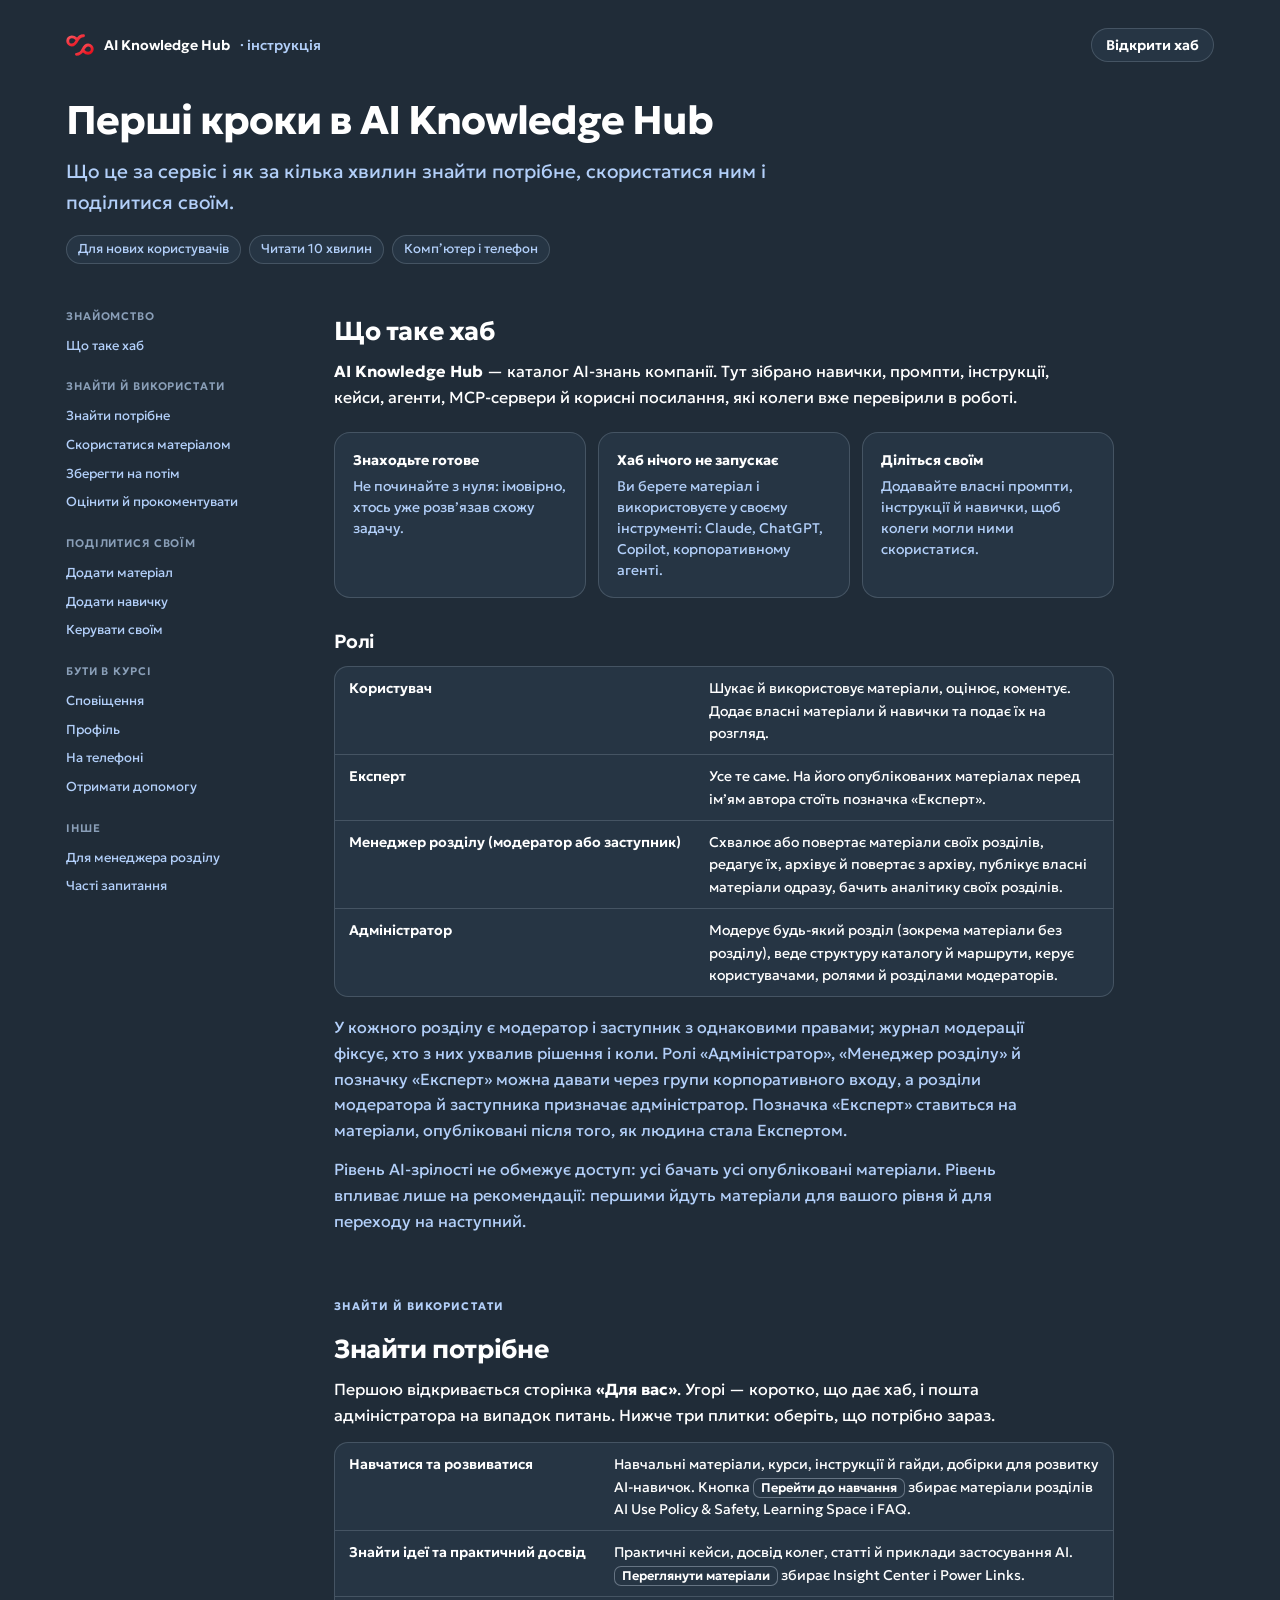
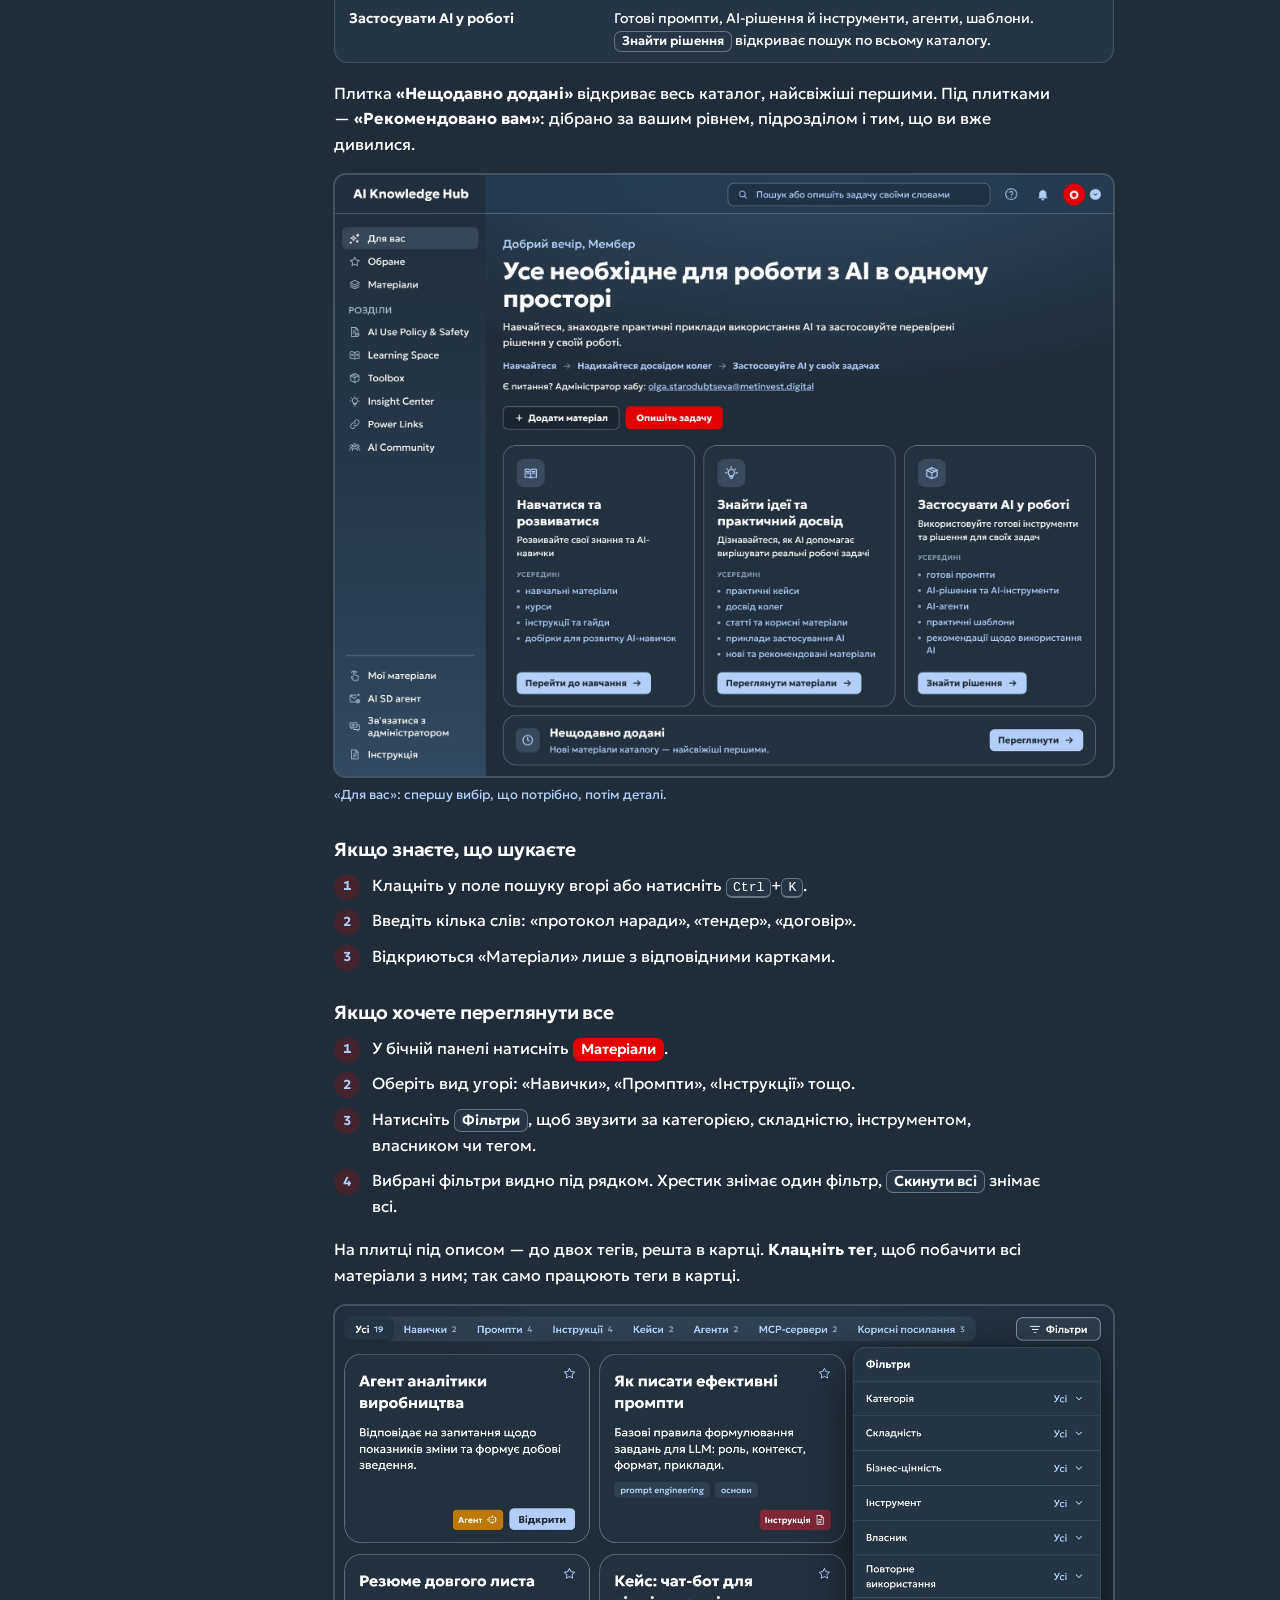
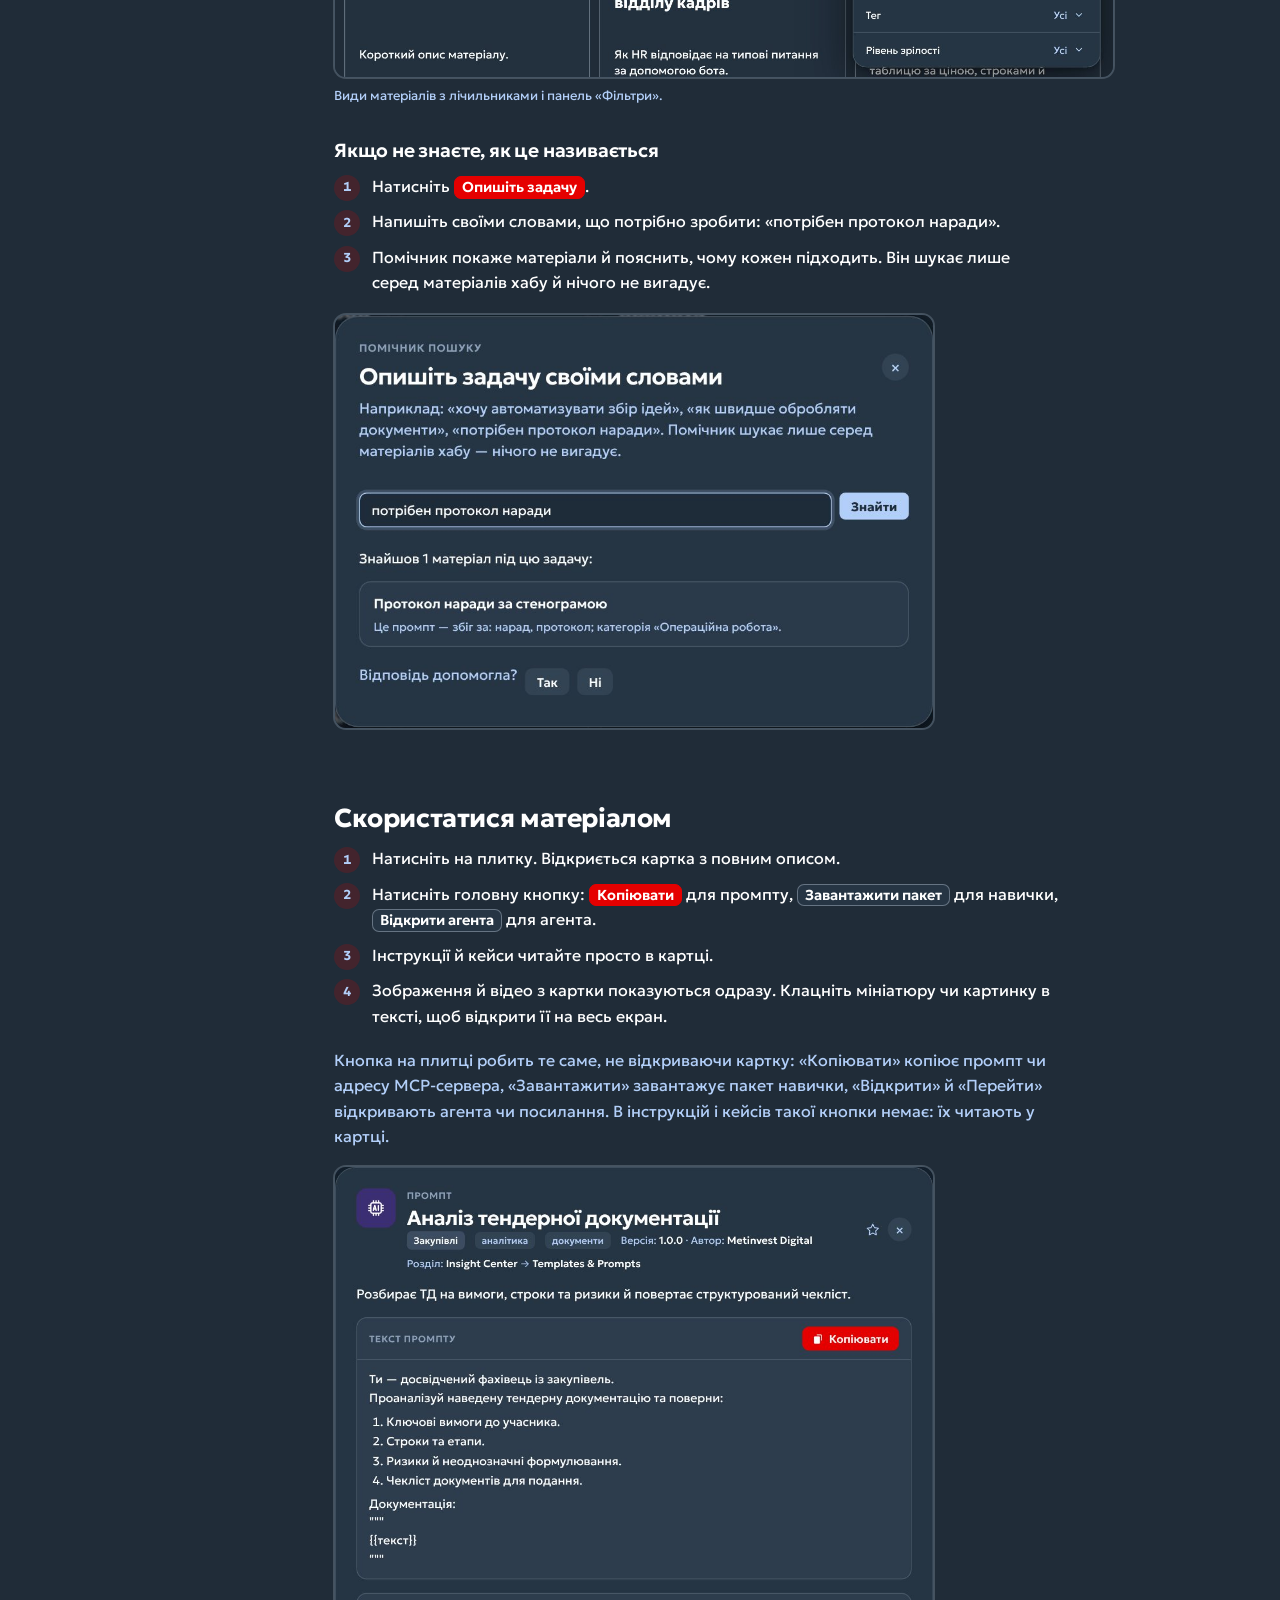
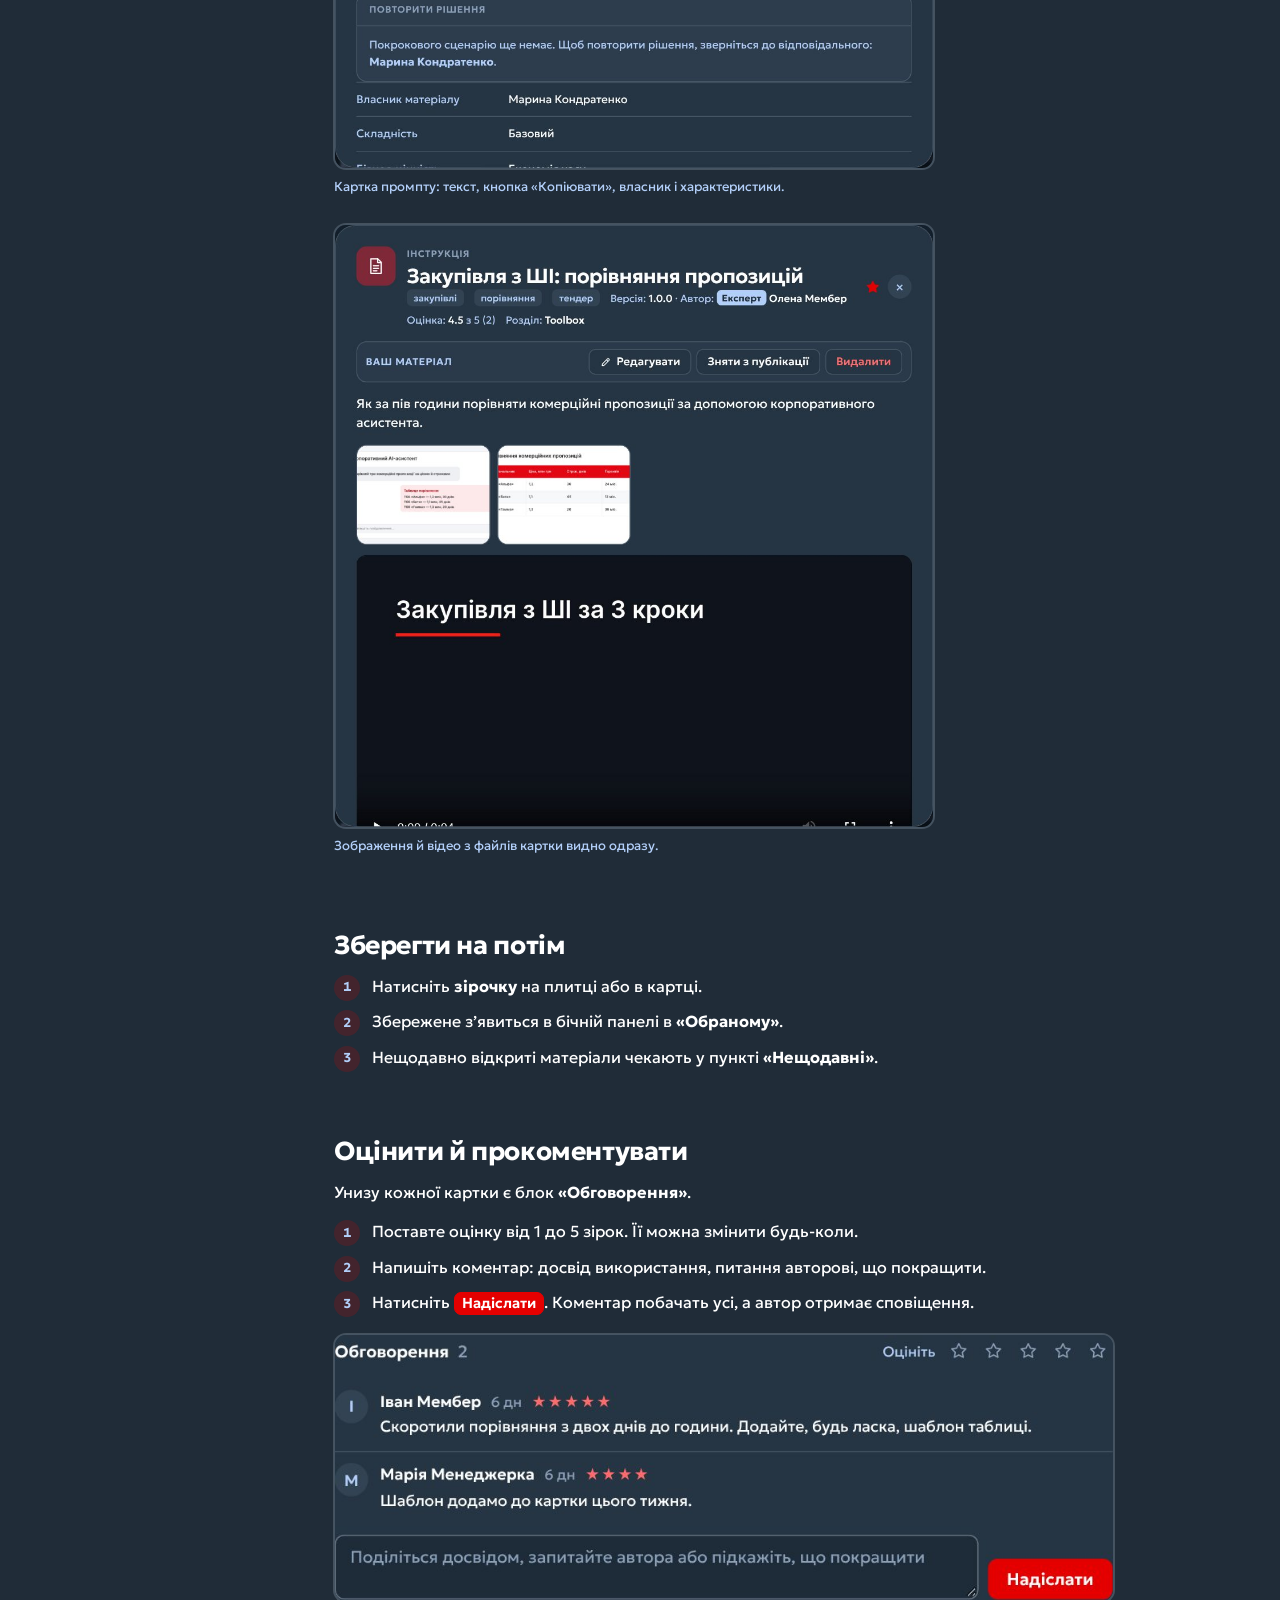
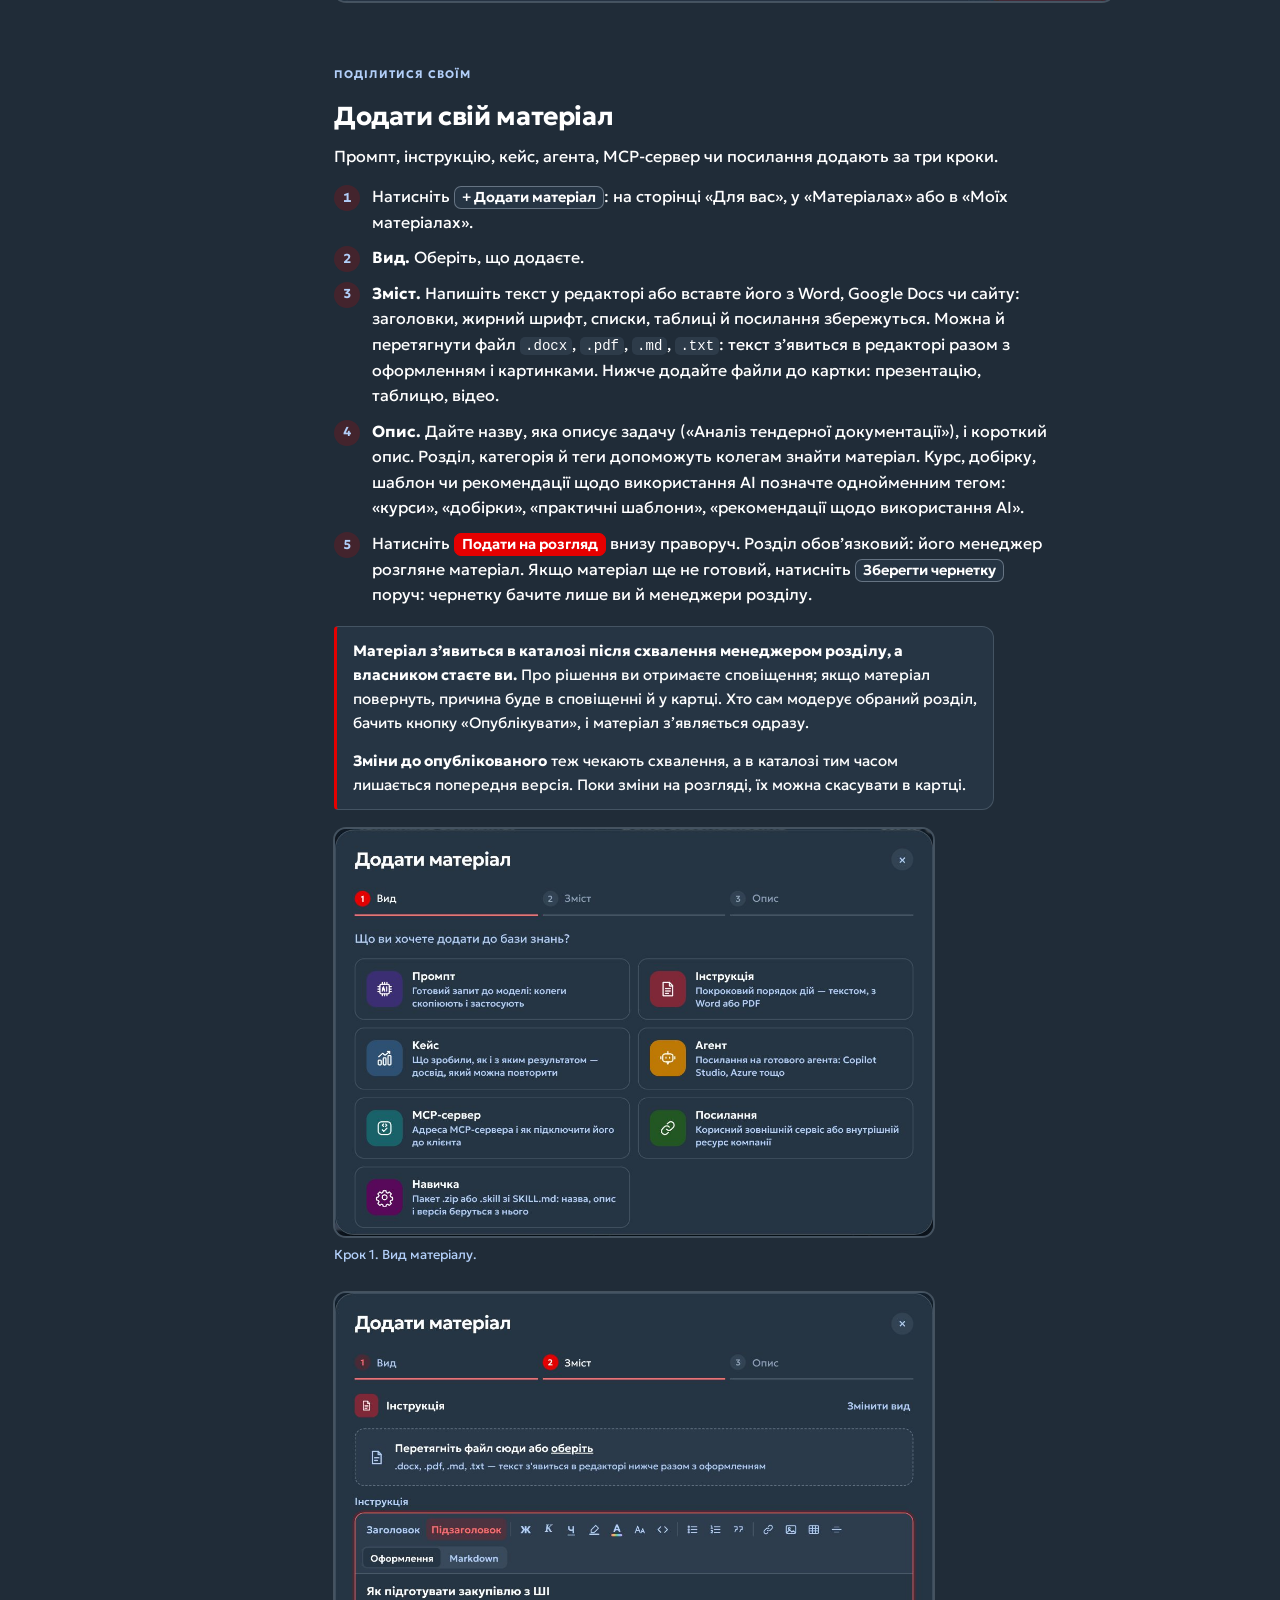
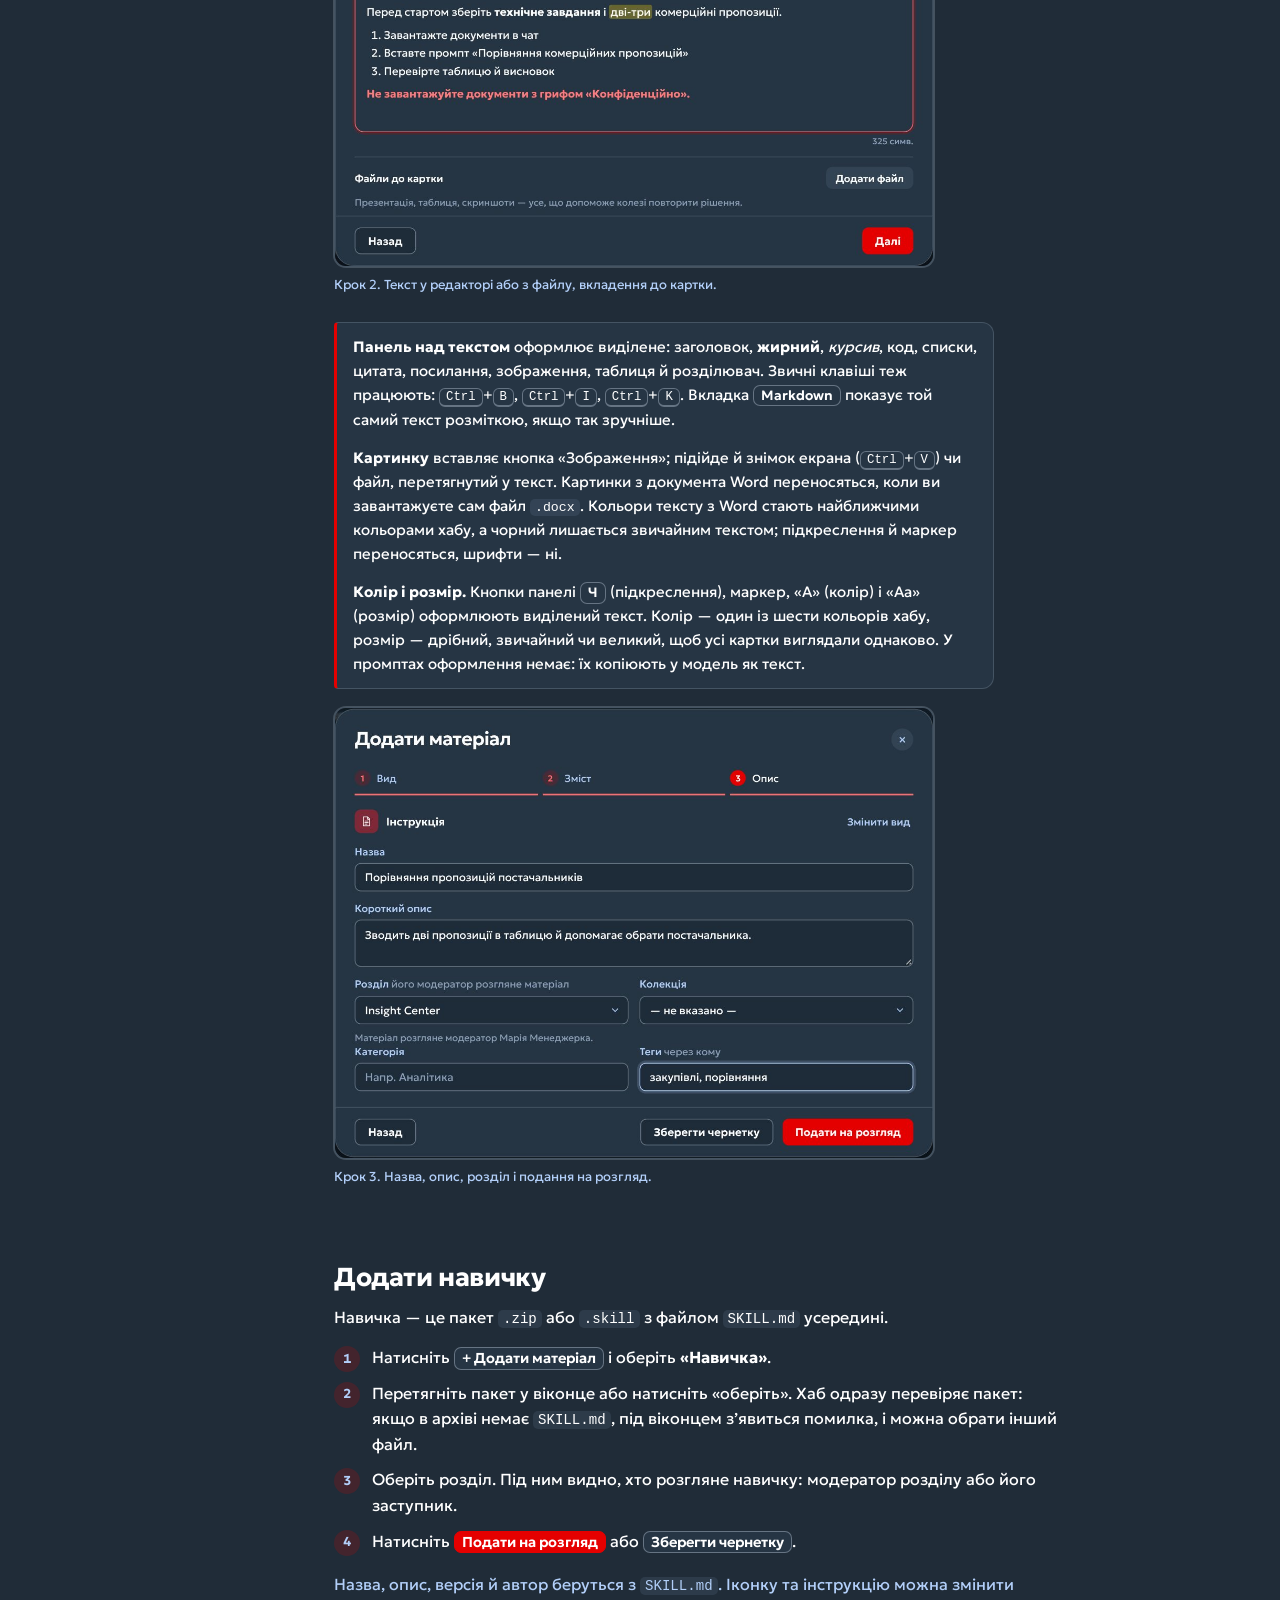
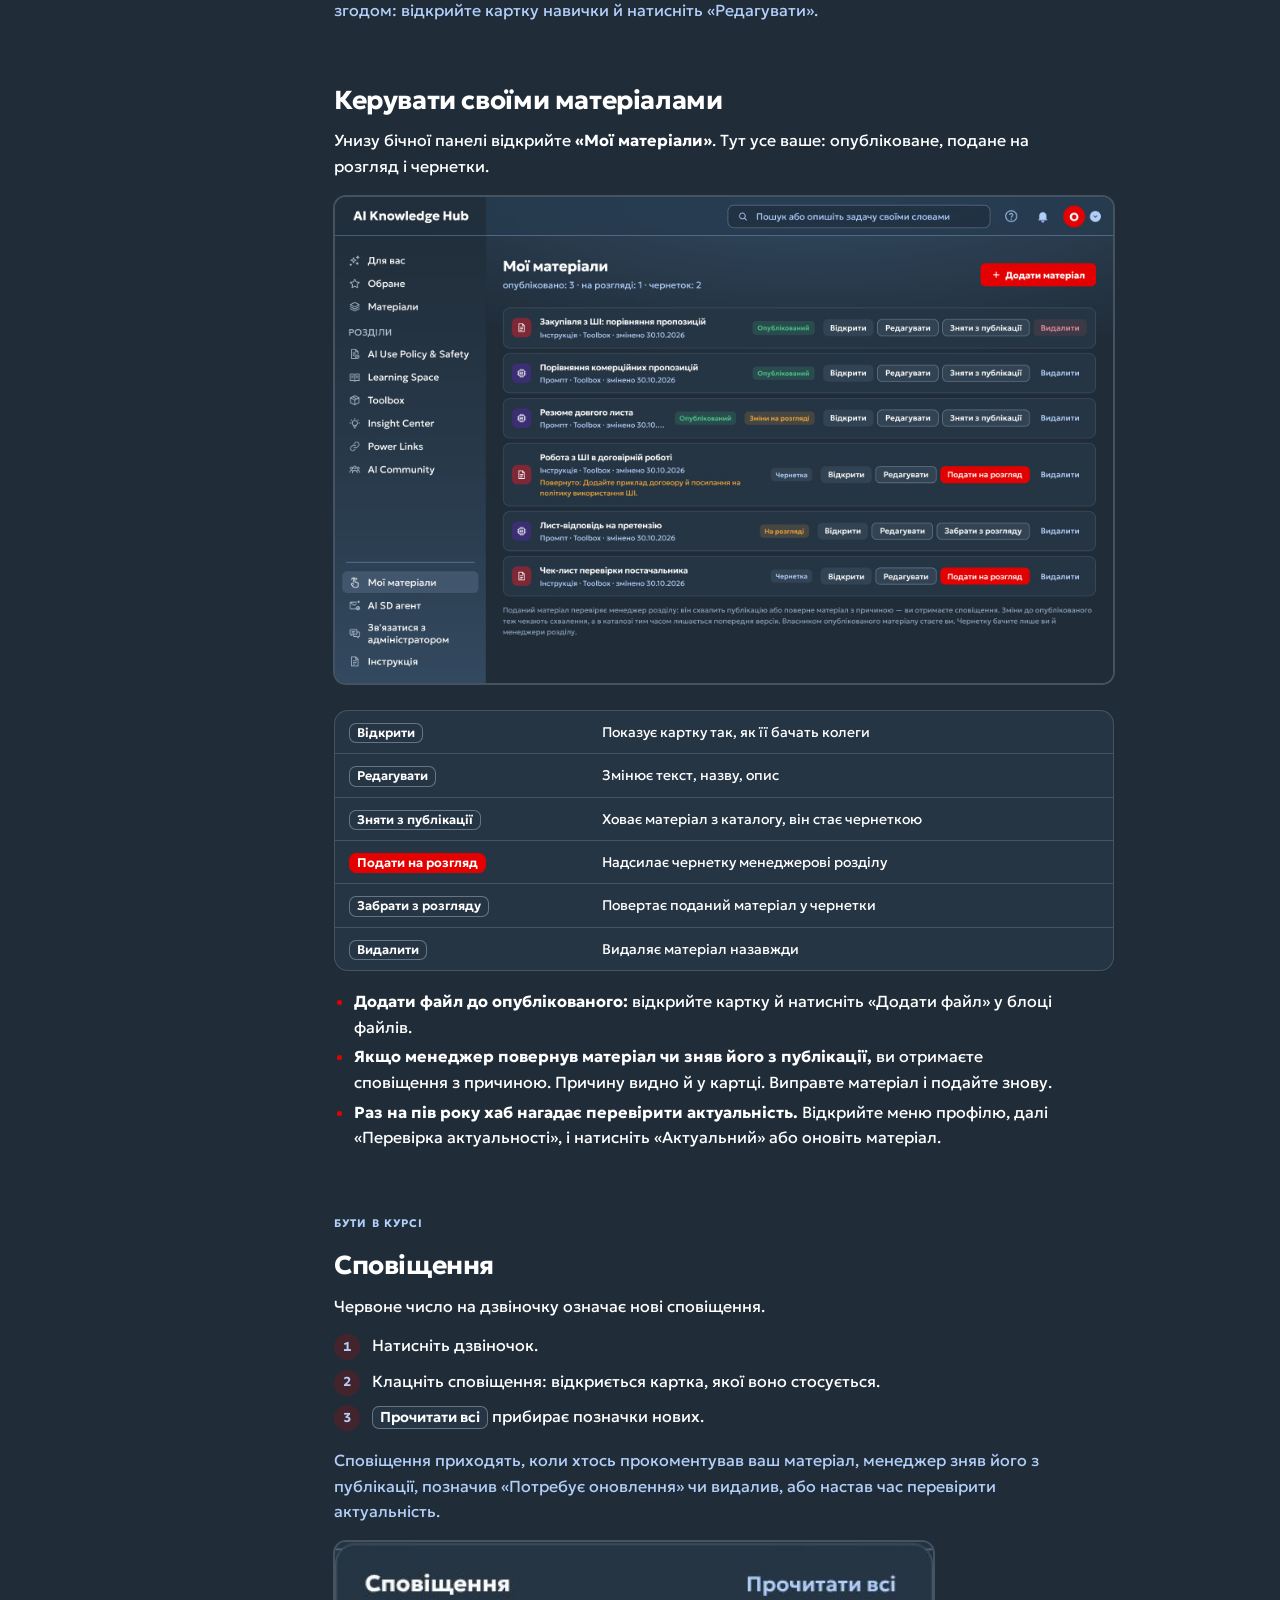
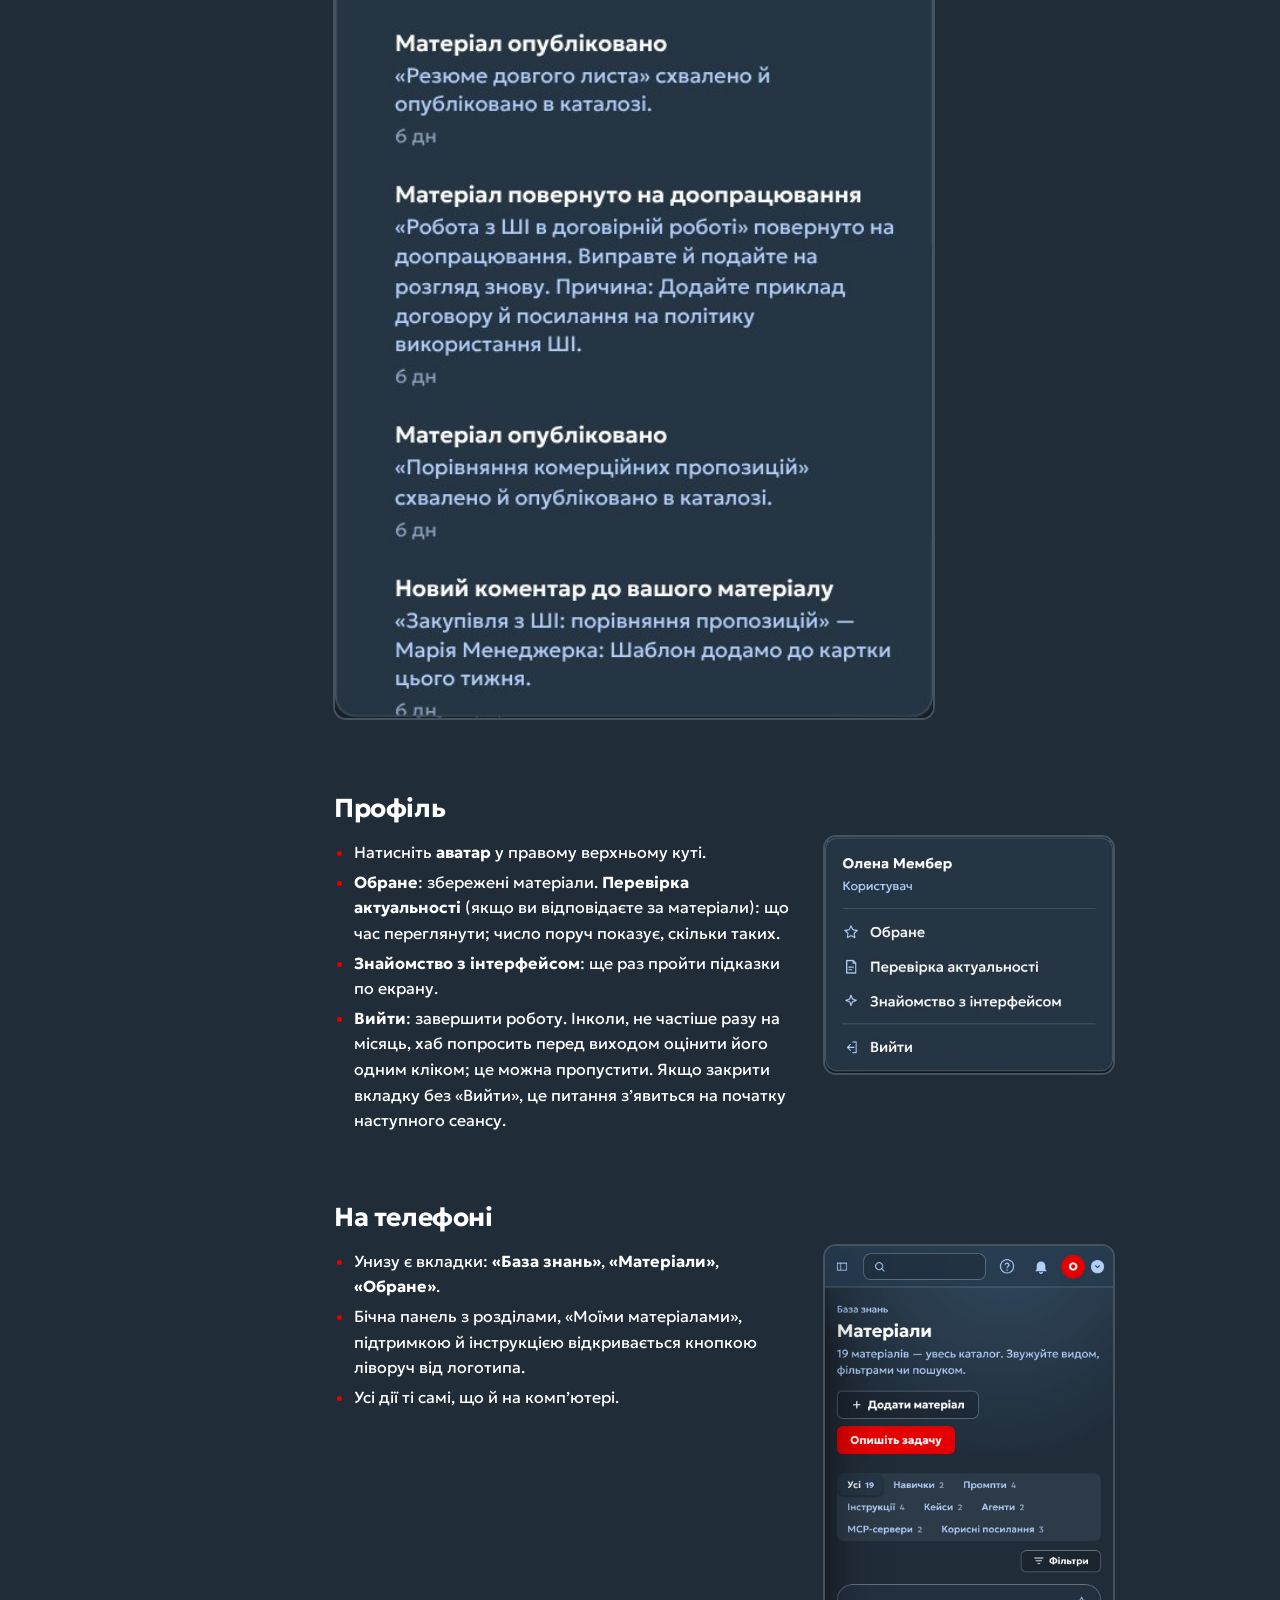
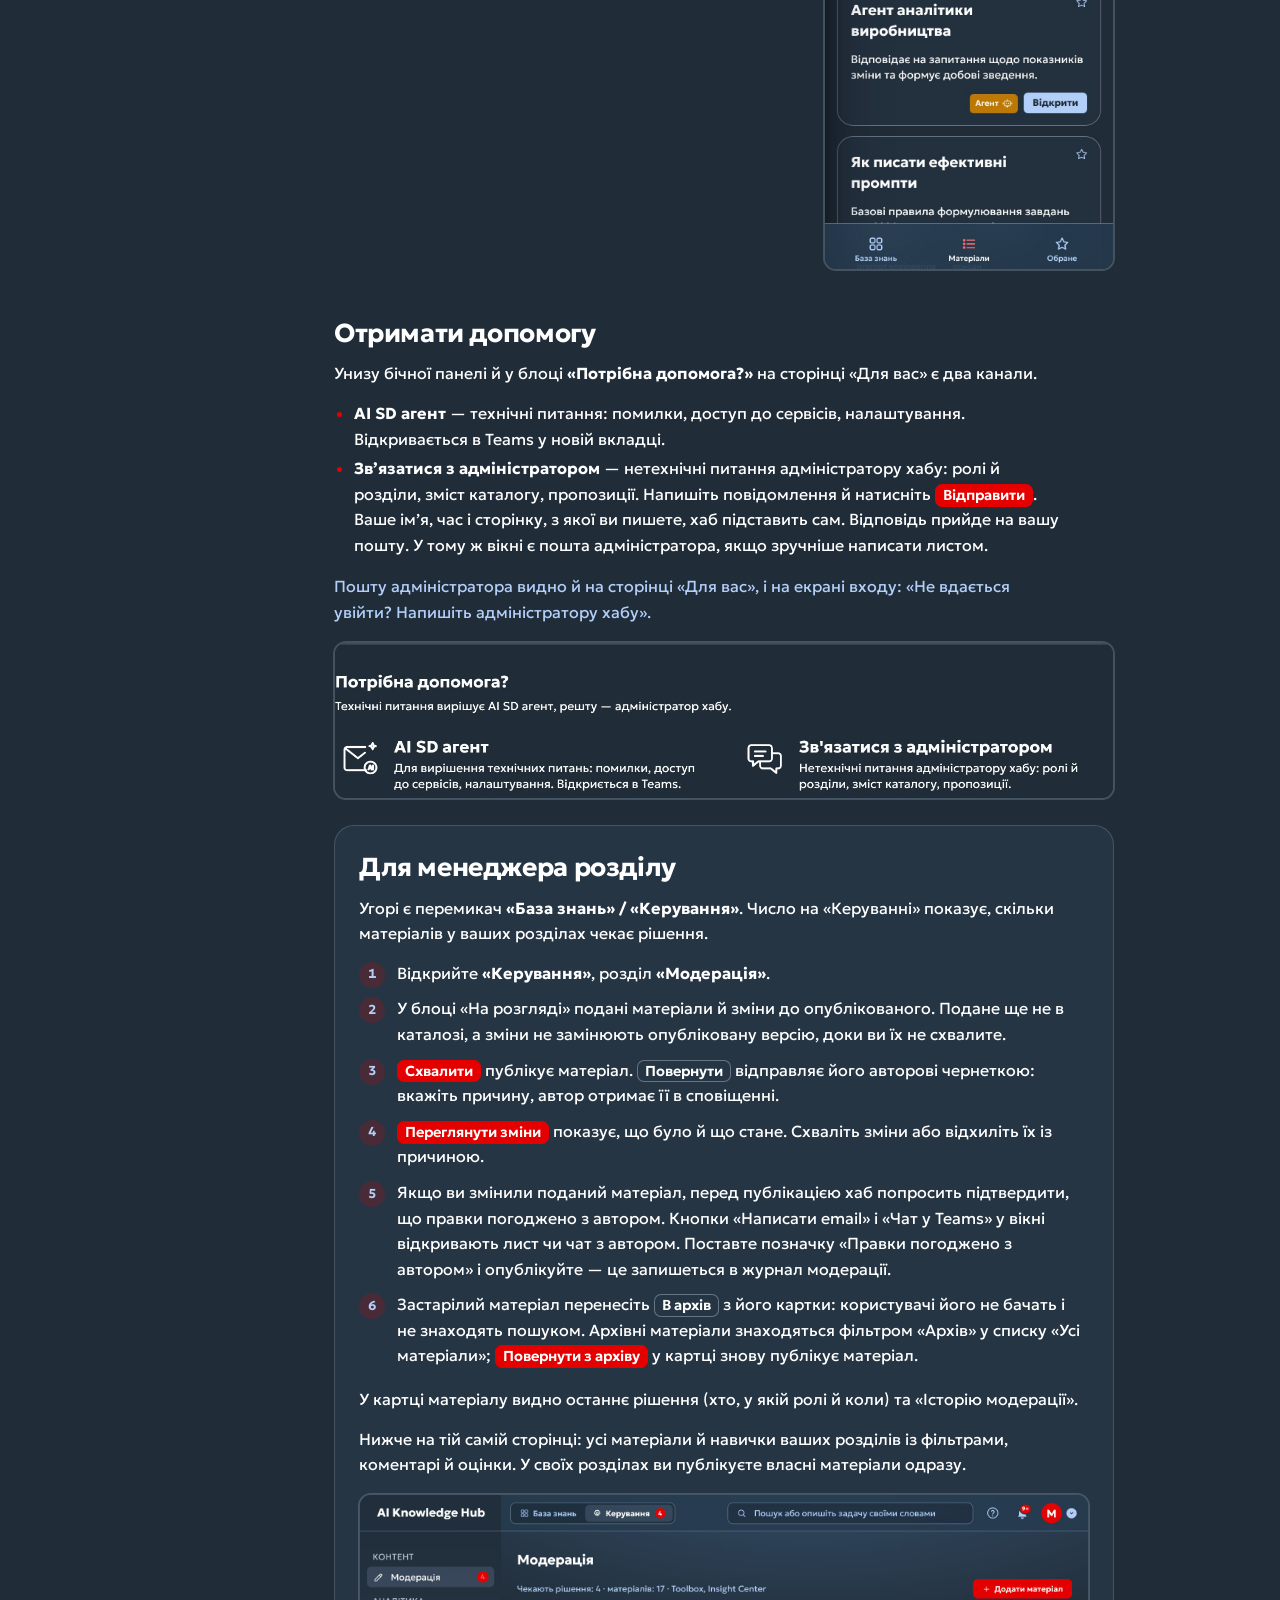
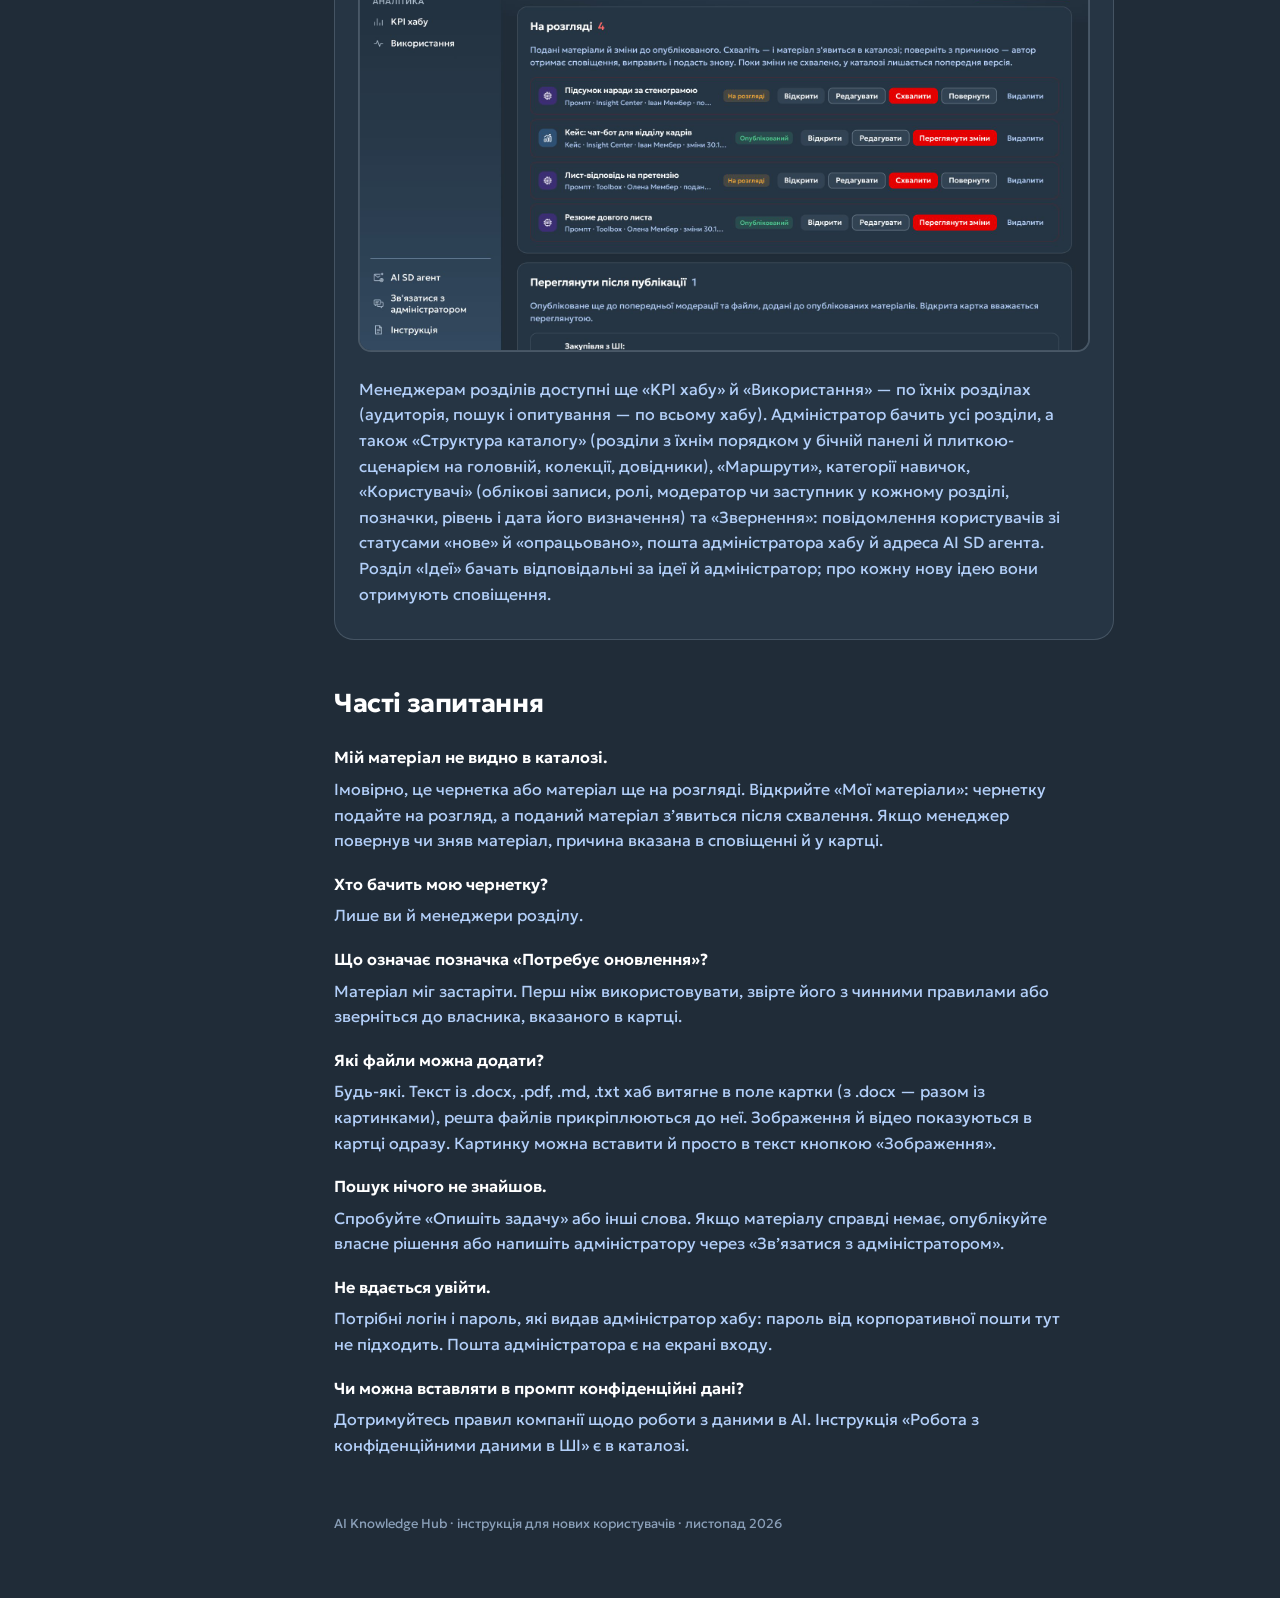
<file: app/static/guide/index.html>
<!DOCTYPE html>
<html lang="uk" data-theme="dark">
<head>
<meta charset="UTF-8">
<meta name="viewport" content="width=device-width, initial-scale=1, viewport-fit=cover">
<title>Перші кроки в AI Knowledge Hub</title>
<link rel="icon" href="../favicon.svg" type="image/svg+xml">
<link rel="icon" href="../favicon.ico" sizes="any">
<link rel="apple-touch-icon" href="../apple-touch-icon.png">
<style>
/* Шрифт хабу з його ж сервера: у контурі компанії зовнішні CDN можуть бути закриті.
   Geologica — тимчасова заміна корпоративного шрифту (див. style.css хабу). */
@font-face {
  font-family: "Geologica"; font-style: normal; font-weight: 100 900; font-display: swap;
  src: url("../fonts/geologica-cyrillic.woff2?v=1") format("woff2");
  unicode-range: U+0301, U+0400-045F, U+0490-0491, U+04B0-04B1, U+2116;
}
@font-face {
  font-family: "Geologica"; font-style: normal; font-weight: 100 900; font-display: swap;
  src: url("../fonts/geologica-cyrillic-ext.woff2?v=1") format("woff2");
  unicode-range: U+0460-052F, U+1C80-1C8A, U+20B4, U+2DE0-2DFF, U+A640-A69F, U+FE2E-FE2F;
}
@font-face {
  font-family: "Geologica"; font-style: normal; font-weight: 100 900; font-display: swap;
  src: url("../fonts/geologica-latin-ext.woff2?v=1") format("woff2");
  unicode-range: U+0100-02BA, U+02BD-02C5, U+02C7-02CC, U+02CE-02D7, U+02DD-02FF, U+1E00-1E9F,
                 U+20A0-20AB, U+20AD-20C0, U+2C60-2C7F, U+A720-A7FF;
}
@font-face {
  font-family: "Geologica"; font-style: normal; font-weight: 100 900; font-display: swap;
  src: url("../fonts/geologica-latin.woff2?v=1") format("woff2");
  unicode-range: U+0000-00FF, U+0131, U+0152-0153, U+02BB-02BC, U+02C6, U+02DA, U+02DC,
                 U+2000-206F, U+20AC, U+2122, U+2191, U+2193, U+2212, U+2215, U+FEFF, U+FFFD;
}
/* Макет: вузька колонка читання з липким змістом ліворуч; знімки екрана —
   у рамці, як вікно застосунку. Кольори й шрифт — з дизайн-системи хабу. */
:root {
  --bg: #e9ebef;
  --panel: #ffffff;
  --panel-2: #f4f5f8;
  --text: #1d1d1f;
  --muted: #6e6e73;
  --faint: #a1a1a6;
  --border: rgba(0, 0, 0, 0.10);
  --border-strong: rgba(0, 0, 0, 0.18);
  --fill: rgba(120, 120, 128, 0.10);
  --accent: #e30613;
  --accent-ink: #c00510;
  --accent-soft: rgba(227, 6, 19, 0.08);
  --blue: #0071e3; --purple: #7b4fd1; --green: #2a9d57;
  --orange: #c86a00; --teal: #0f8fa8; --pink: #c2317c;
  --shot-shadow: 0 1px 2px rgba(0,0,0,.06), 0 8px 24px rgba(0,0,0,.08);
  --font: "Geologica", "Segoe UI Variable Text", "Segoe UI", -apple-system, BlinkMacSystemFont, Roboto, Arial, sans-serif;
  --mono: ui-monospace, "SF Mono", "Cascadia Mono", Consolas, monospace;
  --fs-cap: 11px; --fs-foot: 13px; --fs-call: 14px; --fs-body: 16px;
  --fs-head: 19px; --fs-title: 26px; --fs-hero: 40px;
}
@media (prefers-color-scheme: dark) {
  :root:not([data-theme="light"]) {
    --bg: #000000; --panel: #1c1c1e; --panel-2: #2c2c2e;
    --text: #f5f5f7; --muted: #98989d; --faint: #6e6e73;
    --border: rgba(255,255,255,.13); --border-strong: rgba(255,255,255,.22);
    --fill: rgba(120,120,128,.24);
    --accent: #ff453a; --accent-ink: #ff6961; --accent-soft: rgba(255,69,58,.14);
    --blue: #0a84ff; --purple: #bf5af2; --green: #30d158;
    --orange: #ff9f0a; --teal: #40c8e0; --pink: #ff6482;
    --shot-shadow: 0 0 0 1px rgba(255,255,255,.08);
    color-scheme: dark;
  }
}
/* Як і хаб — фірмова темна тема брендбуку Metinvest Digital */
:root[data-theme="dark"] {
  --bg: #202C38; --panel: #263544; --panel-2: #2D3D4E;
  --text: #FFFFFF; --muted: #B2CFF9; --faint: #8A9FB8;
  --border: rgba(179,194,208,.22); --border-strong: rgba(179,194,208,.45);
  --fill: rgba(178,207,249,.09);
  --accent: #E50000; --accent-ink: #B2CFF9; --accent-soft: rgba(229,0,0,.18);
  --blue: #7DB8FF; --purple: #C9A2F5; --green: #5FD68F;
  --orange: #F2A93B; --teal: #5CCFD6; --pink: #FF8FB1;
  --shot-shadow: 0 0 0 1px rgba(179,194,208,.25);
  color-scheme: dark;
}

* { box-sizing: border-box; }
body { margin: 0; }
img { max-width: 100%; }
[hidden] { display: none !important; }
html { scroll-behavior: smooth; scroll-padding-top: 24px; }
@media (prefers-reduced-motion: reduce) { html { scroll-behavior: auto; } }
body {
  background: var(--bg); color: var(--text);
  font-family: var(--font); font-size: var(--fs-body); line-height: 1.6;
  font-optical-sizing: auto; -webkit-font-smoothing: antialiased;
}
a { color: var(--accent-ink); }
:focus-visible { outline: 2px solid var(--accent); outline-offset: 2px; border-radius: 6px; }

.wrap { max-width: 1180px; margin: 0 auto; padding-inline: 16px; padding-block: 28px 64px; }

/* ---- Шапка ---- */
.brand { display: flex; align-items: center; gap: 10px; font-weight: 600; font-size: var(--fs-call); }
.brand svg { width: 28px; height: 28px; }
.brand span { color: var(--muted); font-weight: 500; }
.to-hub {
  margin-left: auto; font-weight: 600; text-decoration: none; color: var(--text);
  background: var(--panel); border: 1px solid var(--border); border-radius: 999px; padding: 5px 14px;
}
.to-hub:hover { border-color: var(--border-strong); }
.hero { padding-block: 36px 8px; max-width: 760px; }
.hero h1 {
  font-size: var(--fs-hero); line-height: 1.1; letter-spacing: -0.025em;
  font-weight: 700; margin: 0 0 14px; text-wrap: balance;
}
.hero .lead { font-size: 19px; color: var(--muted); margin: 0; max-width: 62ch; }
.meta-row { display: flex; flex-wrap: wrap; gap: 8px; margin-top: 18px; }
.pill {
  font-size: var(--fs-foot); color: var(--muted); background: var(--panel);
  border: 1px solid var(--border); border-radius: 999px; padding: 3px 11px;
}

/* ---- Сітка: зміст + текст ---- */
.layout { display: grid; grid-template-columns: 220px minmax(0, 1fr); gap: 48px; margin-top: 36px; }
.toc { position: sticky; top: 24px; align-self: start; font-size: var(--fs-foot); }
.toc b {
  display: block; font-size: var(--fs-cap); letter-spacing: .08em; text-transform: uppercase;
  color: var(--faint); font-weight: 600; margin: 18px 0 6px;
}
.toc b:first-child { margin-top: 0; }
.toc a {
  display: block; color: var(--muted); text-decoration: none;
  padding: 4px 10px; margin-left: -10px; border-radius: 8px;
}
.toc a:hover { background: var(--fill); color: var(--text); }
main { min-width: 0; max-width: 780px; }

/* ---- Розділи ---- */
.chapter {
  font-size: var(--fs-cap); letter-spacing: .1em; text-transform: uppercase;
  color: var(--accent-ink); font-weight: 700; margin: 64px 0 0;
}
section { padding-top: 8px; }
h2 {
  font-size: var(--fs-title); line-height: 1.2; letter-spacing: -0.015em;
  font-weight: 700; margin: 40px 0 12px; text-wrap: balance;
}
.chapter + section h2 { margin-top: 10px; }
main > section:first-child h2 { margin-top: 0; }
h3 { font-size: var(--fs-head); font-weight: 600; margin: 28px 0 8px; letter-spacing: -0.01em; }
p { margin: 0 0 14px; max-width: 66ch; }
.muted { color: var(--muted); }

/* Кнопки інтерфейсу в тексті — так, як вони виглядають у хабі */
.ui {
  display: inline-block; font-size: .9em; font-weight: 600; line-height: 1.45;
  background: var(--panel); border: 1px solid var(--border-strong);
  border-radius: 7px; padding: 0 7px; white-space: nowrap;
}
.ui.red { background: var(--accent); border-color: var(--accent); color: #fff; }
kbd {
  font-family: var(--mono); font-size: .82em; background: var(--panel);
  border: 1px solid var(--border-strong); border-bottom-width: 2px;
  border-radius: 6px; padding: 1px 6px;
}
code { font-family: var(--mono); font-size: .88em; background: var(--fill); border-radius: 5px; padding: 1px 5px; }

/* Кроки */
ol.steps { list-style: none; counter-reset: s; padding: 0; margin: 4px 0 18px; display: grid; gap: 10px; max-width: 66ch; }
ol.steps > li { counter-increment: s; position: relative; padding-left: 38px; }
ol.steps > li::before {
  content: counter(s); position: absolute; left: 0; top: 1px;
  width: 26px; height: 26px; border-radius: 50%;
  display: grid; place-items: center; font-size: var(--fs-foot); font-weight: 700;
  background: var(--accent-soft); color: var(--accent-ink); font-variant-numeric: tabular-nums;
}
ul.dots { padding-left: 20px; margin: 0 0 16px; max-width: 66ch; }
ul.dots li { margin: 4px 0; }
ul.dots li::marker { color: var(--accent); }

/* Три факти */
.facts { display: grid; grid-template-columns: repeat(3, minmax(0, 1fr)); gap: 12px; margin: 22px 0 8px; }
.fact { background: var(--panel); border: 1px solid var(--border); border-radius: 16px; padding: 16px 18px; }
.fact b { display: block; font-size: var(--fs-call); margin-bottom: 4px; }
.fact span { font-size: var(--fs-call); color: var(--muted); line-height: 1.5; display: block; }

/* Таблиці */
.tbl { overflow-x: auto; margin: 10px 0 18px; border: 1px solid var(--border); border-radius: 14px; background: var(--panel); }
table { border-collapse: collapse; width: 100%; font-size: var(--fs-call); }
th, td { text-align: left; vertical-align: top; padding: 10px 14px; border-bottom: 1px solid var(--border); }
tr:last-child td { border-bottom: none; }
th { font-size: var(--fs-cap); letter-spacing: .07em; text-transform: uppercase; color: var(--faint); font-weight: 600; background: var(--panel-2); }
td:first-child { font-weight: 600; white-space: nowrap; }

/* Примітка */
.note {
  background: var(--panel); border: 1px solid var(--border); border-left: 3px solid var(--accent);
  border-radius: 4px 12px 12px 4px; padding: 12px 16px; margin: 14px 0 18px; max-width: 66ch;
  font-size: 15px;
}
.note p:last-child { margin-bottom: 0; }

/* Знімки екрана */
figure.shot { margin: 16px 0 26px; }
figure.shot.narrow { max-width: 600px; }
figure.shot.phone { max-width: 290px; margin: 0; }
.zoom {
  display: block; width: 100%; padding: 0; border: 1px solid var(--border); background: var(--panel);
  border-radius: 12px; overflow: hidden; cursor: zoom-in; box-shadow: var(--shot-shadow); position: relative;
}
.zoom img { display: block; width: 100%; height: auto; max-width: 100%; }
figcaption { font-size: var(--fs-foot); color: var(--muted); margin-top: 8px; }

.split { display: grid; grid-template-columns: minmax(0, 1fr) 290px; gap: 28px; align-items: start; }

/* Блок для менеджера */
.staff { background: var(--panel); border: 1px solid var(--border); border-radius: 20px; padding: 6px 24px 18px; margin-top: 18px; }
.staff h2 { margin-top: 20px; }

/* Запитання */
dl.faq { margin: 8px 0 0; display: grid; gap: 4px; }
dl.faq dt { font-weight: 600; margin-top: 14px; }
dl.faq dd { margin: 2px 0 0; color: var(--muted); max-width: 66ch; }

footer { margin-top: 56px; font-size: var(--fs-foot); color: var(--faint); }

/* Перегляд знімка на весь екран */
.lb {
  position: fixed; inset: 0; z-index: 50; background: rgba(0,0,0,.82);
  display: grid; place-items: center; padding: 24px; cursor: zoom-out;
}
.lb img { max-width: 100%; max-height: 100%; border-radius: 8px; box-shadow: 0 10px 40px rgba(0,0,0,.5); }
.lb button {
  position: absolute; top: calc(12px + env(safe-area-inset-top, 0px)); right: 12px;
  width: 40px; height: 40px; border-radius: 50%; border: none;
  background: rgba(255,255,255,.16); color: #fff; font-size: 22px; cursor: pointer;
}

@media (max-width: 1000px) {
  .layout { grid-template-columns: minmax(0, 1fr); gap: 0; }
  .toc { position: static; display: flex; flex-wrap: wrap; gap: 6px; }
  .toc b { display: none; }
  .toc a { margin: 0; background: var(--panel); border: 1px solid var(--border); border-radius: 999px; padding: 3px 11px; }
}
@media (max-width: 720px) {
  .hero h1 { font-size: 32px; }
  .facts { grid-template-columns: minmax(0, 1fr); }
  .split { grid-template-columns: minmax(0, 1fr); }
  figure.shot.phone { max-width: 240px; }
  h2 { font-size: 23px; }
  .staff { padding: 4px 16px 14px; }
}
@media (max-width: 560px) {
  td:first-child { white-space: normal; }
}
</style>
</head>
<body>
<div class="wrap">
  <div class="brand">
    <svg viewBox="0 0 48 48" aria-hidden="true">
      <defs><linearGradient id="g" x1="0" y1="0" x2="1" y2="1"><stop offset="0" stop-color="#ff5a63"/><stop offset="1" stop-color="#e30613"/></linearGradient></defs>
      <path d="M30 8c-6 0-9 4-11 8-2 4-4 8-9 8a7 7 0 0 1 0-14c3 0 5 1 7 3" fill="none" stroke="url(#g)" stroke-width="5" stroke-linecap="round"/>
      <path d="M18 40c6 0 9-4 11-8 2-4 4-8 9-8a7 7 0 0 1 0 14c-3 0-5-1-7-3" fill="none" stroke="url(#g)" stroke-width="5" stroke-linecap="round"/>
    </svg>
    AI Knowledge Hub <span>· інструкція</span>
    <a class="to-hub" href="../">Відкрити хаб</a>
  </div>

  <header class="hero">
    <h1>Перші кроки в AI Knowledge Hub</h1>
    <p class="lead">Що це за сервіс і як за кілька хвилин знайти потрібне, скористатися ним і поділитися своїм.</p>
    <div class="meta-row">
      <span class="pill">Для нових користувачів</span>
      <span class="pill">Читати 10 хвилин</span>
      <span class="pill">Комп’ютер і телефон</span>
    </div>
  </header>

  <div class="layout">
    <nav class="toc" aria-label="Зміст">
      <b>Знайомство</b>
      <a href="#about">Що таке хаб</a>
      <b>Знайти й використати</b>
      <a href="#find">Знайти потрібне</a>
      <a href="#use">Скористатися матеріалом</a>
      <a href="#fav">Зберегти на потім</a>
      <a href="#rate">Оцінити й прокоментувати</a>
      <b>Поділитися своїм</b>
      <a href="#publish">Додати матеріал</a>
      <a href="#skill">Додати навичку</a>
      <a href="#mine">Керувати своїм</a>
      <b>Бути в курсі</b>
      <a href="#notify">Сповіщення</a>
      <a href="#profile">Профіль</a>
      <a href="#phone">На телефоні</a>
      <a href="#help">Отримати допомогу</a>
      <b>Інше</b>
      <a href="#manager">Для менеджера розділу</a>
      <a href="#faq">Часті запитання</a>
    </nav>

    <main>
      <!-- ============ Знайомство ============ -->
      <section id="about">
        <h2>Що таке хаб</h2>
        <p><b>AI Knowledge Hub</b> — каталог AI-знань компанії. Тут зібрано навички, промпти, інструкції, кейси, агенти, MCP-сервери й корисні посилання, які колеги вже перевірили в роботі.</p>
        <div class="facts">
          <div class="fact"><b>Знаходьте готове</b><span>Не починайте з нуля: імовірно, хтось уже розв’язав схожу задачу.</span></div>
          <div class="fact"><b>Хаб нічого не запускає</b><span>Ви берете матеріал і використовуєте у своєму інструменті: Claude, ChatGPT, Copilot, корпоративному агенті.</span></div>
          <div class="fact"><b>Діліться своїм</b><span>Додавайте власні промпти, інструкції й навички, щоб колеги могли ними скористатися.</span></div>
        </div>

        <h3>Ролі</h3>
        <div class="tbl"><table>
          <tbody>
            <tr><td>Користувач</td><td>Шукає й використовує матеріали, оцінює, коментує. Додає власні матеріали й навички та подає їх на розгляд.</td></tr>
            <tr><td>Експерт</td><td>Усе те саме. На його опублікованих матеріалах перед ім’ям автора стоїть позначка «Експерт».</td></tr>
            <tr><td>Менеджер розділу (модератор або заступник)</td><td>Схвалює або повертає матеріали своїх розділів, редагує їх, архівує й повертає з архіву, публікує власні матеріали одразу, бачить аналітику своїх розділів.</td></tr>
            <tr><td>Адміністратор</td><td>Модерує будь-який розділ (зокрема матеріали без розділу), веде структуру каталогу й маршрути, керує користувачами, ролями й розділами модераторів.</td></tr>
          </tbody>
        </table></div>
        <p class="muted">У кожного розділу є модератор і заступник з однаковими правами; журнал модерації фіксує, хто з них ухвалив рішення і коли. Ролі «Адміністратор», «Менеджер розділу» й позначку «Експерт» можна давати через групи корпоративного входу, а розділи модератора й заступника призначає адміністратор. Позначка «Експерт» ставиться на матеріали, опубліковані після того, як людина стала Експертом.</p>
        <p class="muted">Рівень AI-зрілості не обмежує доступ: усі бачать усі опубліковані матеріали. Рівень впливає лише на рекомендації: першими йдуть матеріали для вашого рівня й для переходу на наступний.</p>
      </section>

      <!-- ============ Знайти й використати ============ -->
      <p class="chapter">Знайти й використати</p>
      <section id="find">
        <h2>Знайти потрібне</h2>
        <p>Першою відкривається сторінка <b>«Для вас»</b>. Угорі — коротко, що дає хаб, і пошта адміністратора на випадок питань. Нижче три плитки: оберіть, що потрібно зараз.</p>
        <div class="tbl"><table>
          <tbody>
            <tr><td>Навчатися та розвиватися</td><td>Навчальні матеріали, курси, інструкції й гайди, добірки для розвитку AI-навичок. Кнопка <span class="ui">Перейти до навчання</span> збирає матеріали розділів AI Use Policy &amp; Safety, Learning Space і FAQ.</td></tr>
            <tr><td>Знайти ідеї та практичний досвід</td><td>Практичні кейси, досвід колег, статті й приклади застосування AI. <span class="ui">Переглянути матеріали</span> збирає Insight Center і Power Links.</td></tr>
            <tr><td>Застосувати AI у роботі</td><td>Готові промпти, AI-рішення й інструменти, агенти, шаблони. <span class="ui">Знайти рішення</span> відкриває пошук по всьому каталогу.</td></tr>
          </tbody>
        </table></div>
        <p>Плитка <b>«Нещодавно додані»</b> відкриває весь каталог, найсвіжіші першими. Під плитками — <b>«Рекомендовано вам»</b>: дібрано за вашим рівнем, підрозділом і тим, що ви вже дивилися.</p>
        <figure class="shot">
          <button class="zoom" type="button" data-full="img/01-home.jpg" aria-label="Збільшити знімок сторінки «Для вас»">
            <img src="img/01-home.jpg" width="1920" height="1485" loading="lazy" alt="Сторінка «Для вас»: що дає хаб, пошта адміністратора, три плитки-сценарії й плитка «Нещодавно додані»">
          </button>
          <figcaption>«Для вас»: спершу вибір, що потрібно, потім деталі.</figcaption>
        </figure>
        <h3>Якщо знаєте, що шукаєте</h3>
        <ol class="steps">
          <li>Клацніть у поле пошуку вгорі або натисніть <kbd>Ctrl</kbd>+<kbd>K</kbd>.</li>
          <li>Введіть кілька слів: «протокол наради», «тендер», «договір».</li>
          <li>Відкриються «Матеріали» лише з відповідними картками.</li>
        </ol>

        <h3>Якщо хочете переглянути все</h3>
        <ol class="steps">
          <li>У бічній панелі натисніть <span class="ui red">Матеріали</span>.</li>
          <li>Оберіть вид угорі: «Навички», «Промпти», «Інструкції» тощо.</li>
          <li>Натисніть <span class="ui">Фільтри</span>, щоб звузити за категорією, складністю, інструментом, власником чи тегом.</li>
          <li>Вибрані фільтри видно під рядком. Хрестик знімає один фільтр, <span class="ui">Скинути всі</span> знімає всі.</li>
        </ol>
        <p>На плитці під описом — до двох тегів, решта в картці. <b>Клацніть тег</b>, щоб побачити всі матеріали з ним; так само працюють теги в картці.</p>
        <figure class="shot">
          <button class="zoom" type="button" data-full="img/02-filters.jpg" aria-label="Збільшити знімок фільтрів">
            <img src="img/02-filters.jpg" width="1506" height="720" loading="lazy" alt="Види матеріалів угорі й відкрита панель фільтрів">
          </button>
          <figcaption>Види матеріалів з лічильниками і панель «Фільтри».</figcaption>
        </figure>

        <h3>Якщо не знаєте, як це називається</h3>
        <ol class="steps">
          <li>Натисніть <span class="ui red">Опишіть задачу</span>.</li>
          <li>Напишіть своїми словами, що потрібно зробити: «потрібен протокол наради».</li>
          <li>Помічник покаже матеріали й пояснить, чому кожен підходить. Він шукає лише серед матеріалів хабу й нічого не вигадує.</li>
        </ol>
        <figure class="shot narrow">
          <button class="zoom" type="button" data-full="img/03-assistant.jpg" aria-label="Збільшити знімок помічника">
            <img src="img/03-assistant.jpg" width="930" height="642" loading="lazy" alt="Помічник пошуку знайшов промпт «Протокол наради за стенограмою»">
          </button>
        </figure>
      </section>

      <section id="use">
        <h2>Скористатися матеріалом</h2>
        <ol class="steps">
          <li>Натисніть на плитку. Відкриється картка з повним описом.</li>
          <li>Натисніть головну кнопку: <span class="ui red">Копіювати</span> для промпту, <span class="ui">Завантажити пакет</span> для навички, <span class="ui">Відкрити агента</span> для агента.</li>
          <li>Інструкції й кейси читайте просто в картці.</li>
          <li>Зображення й відео з картки показуються одразу. Клацніть мініатюру чи картинку в тексті, щоб відкрити її на весь екран.</li>
        </ol>
        <p class="muted">Кнопка на плитці робить те саме, не відкриваючи картку: «Копіювати» копіює промпт чи адресу MCP-сервера, «Завантажити» завантажує пакет навички, «Відкрити» й «Перейти» відкривають агента чи посилання. В інструкцій і кейсів такої кнопки немає: їх читають у картці.</p>
        <figure class="shot narrow">
          <button class="zoom" type="button" data-full="img/04-card.jpg" aria-label="Збільшити знімок картки промпту">
            <img src="img/04-card.jpg" width="1050" height="1056" loading="lazy" alt="Картка промпту з кнопкою «Копіювати», власником і характеристиками">
          </button>
          <figcaption>Картка промпту: текст, кнопка «Копіювати», власник і характеристики.</figcaption>
        </figure>
        <figure class="shot narrow">
          <button class="zoom" type="button" data-full="img/05-media.jpg" aria-label="Збільшити знімок картки із зображеннями й відео">
            <img src="img/05-media.jpg" width="1050" height="1056" loading="lazy" alt="Картка інструкції з мініатюрами зображень і відеоплеєром">
          </button>
          <figcaption>Зображення й відео з файлів картки видно одразу.</figcaption>
        </figure>
      </section>

      <section id="fav">
        <h2>Зберегти на потім</h2>
        <ol class="steps">
          <li>Натисніть <b>зірочку</b> на плитці або в картці.</li>
          <li>Збережене з’явиться в бічній панелі в <b>«Обраному»</b>.</li>
          <li>Нещодавно відкриті матеріали чекають у пункті <b>«Нещодавні»</b>.</li>
        </ol>
      </section>

      <section id="rate">
        <h2>Оцінити й прокоментувати</h2>
        <p>Унизу кожної картки є блок <b>«Обговорення»</b>.</p>
        <ol class="steps">
          <li>Поставте оцінку від 1 до 5 зірок. Її можна змінити будь-коли.</li>
          <li>Напишіть коментар: досвід використання, питання авторові, що покращити.</li>
          <li>Натисніть <span class="ui red">Надіслати</span>. Коментар побачать усі, а автор отримає сповіщення.</li>
        </ol>
        <figure class="shot">
          <button class="zoom" type="button" data-full="img/04b-discussion.jpg" aria-label="Збільшити знімок обговорення">
            <img src="img/04b-discussion.jpg" width="975" height="333" loading="lazy" alt="Блок «Обговорення» із зірками оцінки, коментарем колеги й полем для нового коментаря">
          </button>
        </figure>
      </section>

      <!-- ============ Поділитися своїм ============ -->
      <p class="chapter">Поділитися своїм</p>
      <section id="publish">
        <h2>Додати свій матеріал</h2>
        <p>Промпт, інструкцію, кейс, агента, MCP-сервер чи посилання додають за три кроки.</p>
        <ol class="steps">
          <li>Натисніть <span class="ui">+ Додати матеріал</span>: на сторінці «Для вас», у «Матеріалах» або в «Моїх матеріалах».</li>
          <li><b>Вид.</b> Оберіть, що додаєте.</li>
          <li><b>Зміст.</b> Напишіть текст у редакторі або вставте його з Word, Google Docs чи сайту: заголовки, жирний шрифт, списки, таблиці й посилання збережуться. Можна й перетягнути файл <code>.docx</code>, <code>.pdf</code>, <code>.md</code>, <code>.txt</code>: текст з’явиться в редакторі разом з оформленням і картинками. Нижче додайте файли до картки: презентацію, таблицю, відео.</li>
          <li><b>Опис.</b> Дайте назву, яка описує задачу («Аналіз тендерної документації»), і короткий опис. Розділ, категорія й теги допоможуть колегам знайти матеріал. Курс, добірку, шаблон чи рекомендації щодо використання AI позначте однойменним тегом: «курси», «добірки», «практичні шаблони», «рекомендації щодо використання AI».</li>
          <li>Натисніть <span class="ui red">Подати на розгляд</span> внизу праворуч. Розділ обов’язковий: його менеджер розгляне матеріал. Якщо матеріал ще не готовий, натисніть <span class="ui">Зберегти чернетку</span> поруч: чернетку бачите лише ви й менеджери розділу.</li>
        </ol>
        <div class="note">
          <p><b>Матеріал з’явиться в каталозі після схвалення менеджером розділу, а власником стаєте ви.</b> Про рішення ви отримаєте сповіщення; якщо матеріал повернуть, причина буде в сповіщенні й у картці. Хто сам модерує обраний розділ, бачить кнопку «Опублікувати», і матеріал з’являється одразу.</p>
          <p><b>Зміни до опублікованого</b> теж чекають схвалення, а в каталозі тим часом лишається попередня версія. Поки зміни на розгляді, їх можна скасувати в картці.</p>
        </div>
        <figure class="shot narrow">
          <button class="zoom" type="button" data-full="img/06-wizard-kind.jpg" aria-label="Збільшити знімок кроку «Вид»">
            <img src="img/06-wizard-kind.jpg" width="1140" height="777" loading="lazy" alt="Майстер «Додати матеріал», крок 1: вибір виду">
          </button>
          <figcaption>Крок 1. Вид матеріалу.</figcaption>
        </figure>
        <figure class="shot narrow">
          <button class="zoom" type="button" data-full="img/07-wizard-content.jpg" aria-label="Збільшити знімок кроку «Зміст»">
            <img src="img/07-wizard-content.jpg" width="1140" height="1092" loading="lazy" alt="Майстер, крок 2: редактор тексту з панеллю оформлення (зокрема маркер і колір), зона для файлу й кнопка «Додати файл»">
          </button>
          <figcaption>Крок 2. Текст у редакторі або з файлу, вкладення до картки.</figcaption>
        </figure>
        <div class="note">
          <p><b>Панель над текстом</b> оформлює виділене: заголовок, <b>жирний</b>, <i>курсив</i>, код, списки, цитата, посилання, зображення, таблиця й розділювач. Звичні клавіші теж працюють: <kbd>Ctrl</kbd>+<kbd>B</kbd>, <kbd>Ctrl</kbd>+<kbd>I</kbd>, <kbd>Ctrl</kbd>+<kbd>K</kbd>. Вкладка <span class="ui">Markdown</span> показує той самий текст розміткою, якщо так зручніше.</p>
          <p><b>Картинку</b> вставляє кнопка «Зображення»; підійде й знімок екрана (<kbd>Ctrl</kbd>+<kbd>V</kbd>) чи файл, перетягнутий у текст. Картинки з документа Word переносяться, коли ви завантажуєте сам файл <code>.docx</code>. Кольори тексту з Word стають найближчими кольорами хабу, а чорний лишається звичайним текстом; підкреслення й маркер переносяться, шрифти — ні.</p>
          <p><b>Колір і розмір.</b> Кнопки панелі <span class="ui">Ч</span> (підкреслення), маркер, «A» (колір) і «Aa» (розмір) оформлюють виділений текст. Колір — один із шести кольорів хабу, розмір — дрібний, звичайний чи великий, щоб усі картки виглядали однаково. У промптах оформлення немає: їх копіюють у модель як текст.</p>
        </div>
        <figure class="shot narrow">
          <button class="zoom" type="button" data-full="img/08-wizard-describe.jpg" aria-label="Збільшити знімок кроку «Опис»">
            <img src="img/08-wizard-describe.jpg" width="1140" height="858" loading="lazy" alt="Майстер, крок 3: назва, опис, розділ, теги й кнопки «Зберегти чернетку» та «Подати на розгляд»">
          </button>
          <figcaption>Крок 3. Назва, опис, розділ і подання на розгляд.</figcaption>
        </figure>
      </section>

      <section id="skill">
        <h2>Додати навичку</h2>
        <p>Навичка — це пакет <code>.zip</code> або <code>.skill</code> з файлом <code>SKILL.md</code> усередині.</p>
        <ol class="steps">
          <li>Натисніть <span class="ui">+ Додати матеріал</span> і оберіть <b>«Навичка»</b>.</li>
          <li>Перетягніть пакет у віконце або натисніть «оберіть». Хаб одразу перевіряє пакет: якщо в архіві немає <code>SKILL.md</code>, під віконцем з’явиться помилка, і можна обрати інший файл.</li>
          <li>Оберіть розділ. Під ним видно, хто розгляне навичку: модератор розділу або його заступник.</li>
          <li>Натисніть <span class="ui red">Подати на розгляд</span> або <span class="ui">Зберегти чернетку</span>.</li>
        </ol>
        <p class="muted">Назва, опис, версія й автор беруться з <code>SKILL.md</code>. Іконку та інструкцію можна змінити згодом: відкрийте картку навички й натисніть «Редагувати».</p>
      </section>

      <section id="mine">
        <h2>Керувати своїми матеріалами</h2>
        <p>Унизу бічної панелі відкрийте <b>«Мої матеріали»</b>. Тут усе ваше: опубліковане, подане на розгляд і чернетки.</p>
        <figure class="shot">
          <button class="zoom" type="button" data-full="img/09-contrib.jpg" aria-label="Збільшити знімок сторінки «Мої матеріали»">
            <img src="img/09-contrib.jpg" width="1920" height="1200" loading="lazy" alt="Сторінка «Мої матеріали»: власні матеріали зі станами й кнопками дій">
          </button>
        </figure>
        <div class="tbl"><table>
          <tbody>
            <tr><td><span class="ui">Відкрити</span></td><td>Показує картку так, як її бачать колеги</td></tr>
            <tr><td><span class="ui">Редагувати</span></td><td>Змінює текст, назву, опис</td></tr>
            <tr><td><span class="ui">Зняти з публікації</span></td><td>Ховає матеріал з каталогу, він стає чернеткою</td></tr>
            <tr><td><span class="ui red">Подати на розгляд</span></td><td>Надсилає чернетку менеджерові розділу</td></tr>
            <tr><td><span class="ui">Забрати з розгляду</span></td><td>Повертає поданий матеріал у чернетки</td></tr>
            <tr><td><span class="ui">Видалити</span></td><td>Видаляє матеріал назавжди</td></tr>
          </tbody>
        </table></div>
        <ul class="dots">
          <li><b>Додати файл до опублікованого:</b> відкрийте картку й натисніть «Додати файл» у блоці файлів.</li>
          <li><b>Якщо менеджер повернув матеріал чи зняв його з публікації,</b> ви отримаєте сповіщення з причиною. Причину видно й у картці. Виправте матеріал і подайте знову.</li>
          <li><b>Раз на пів року хаб нагадає перевірити актуальність.</b> Відкрийте меню профілю, далі «Перевірка актуальності», і натисніть «Актуальний» або оновіть матеріал.</li>
        </ul>
      </section>


      <!-- ============ Бути в курсі ============ -->
      <p class="chapter">Бути в курсі</p>
      <section id="notify">
        <h2>Сповіщення</h2>
        <p>Червоне число на дзвіночку означає нові сповіщення.</p>
        <ol class="steps">
          <li>Натисніть дзвіночок.</li>
          <li>Клацніть сповіщення: відкриється картка, якої воно стосується.</li>
          <li><span class="ui">Прочитати всі</span> прибирає позначки нових.</li>
        </ol>
        <p class="muted">Сповіщення приходять, коли хтось прокоментував ваш матеріал, менеджер зняв його з публікації, позначив «Потребує оновлення» чи видалив, або настав час перевірити актуальність.</p>
        <figure class="shot narrow">
          <button class="zoom" type="button" data-full="img/10-notifications.jpg" aria-label="Збільшити знімок сповіщень">
            <img src="img/10-notifications.jpg" width="510" height="662" loading="lazy" alt="Сповіщення про новий коментар до матеріалу">
          </button>
        </figure>
      </section>


      <section id="profile">
        <h2>Профіль</h2>
        <div class="split">
          <ul class="dots">
            <li>Натисніть <b>аватар</b> у правому верхньому куті.</li>
            <li><b>Обране</b>: збережені матеріали. <b>Перевірка актуальності</b> (якщо ви відповідаєте за матеріали): що час переглянути; число поруч показує, скільки таких.</li>
            <li><b>Знайомство з інтерфейсом</b>: ще раз пройти підказки по екрану.</li>
            <li><b>Вийти</b>: завершити роботу. Інколи, не частіше разу на місяць, хаб попросить перед виходом оцінити його одним кліком; це можна пропустити. Якщо закрити вкладку без «Вийти», це питання з’явиться на початку наступного сеансу.</li>
          </ul>
          <figure class="shot phone">
            <button class="zoom" type="button" data-full="img/11-profile.jpg" aria-label="Збільшити знімок меню профілю">
              <img src="img/11-profile.jpg" width="423" height="347" loading="lazy" alt="Меню профілю: Обране, Перевірка актуальності, знайомство з інтерфейсом, Вийти">
            </button>
          </figure>
        </div>
      </section>

      <section id="phone">
        <h2>На телефоні</h2>
        <div class="split">
          <ul class="dots">
            <li>Унизу є вкладки: <b>«База знань»</b>, <b>«Матеріали»</b>, <b>«Обране»</b>.</li>
            <li>Бічна панель з розділами, «Моїми матеріалами», підтримкою й інструкцією відкривається кнопкою ліворуч від логотипа.</li>
            <li>Усі дії ті самі, що й на комп’ютері.</li>
          </ul>
          <figure class="shot phone">
            <button class="zoom" type="button" data-full="img/12-phone.jpg" aria-label="Збільшити знімок хабу на телефоні">
              <img src="img/12-phone.jpg" width="780" height="1688" loading="lazy" alt="Сторінка «Матеріали» на телефоні з вкладками внизу">
            </button>
          </figure>
        </div>
      </section>

      <section id="help">
        <h2>Отримати допомогу</h2>
        <p>Унизу бічної панелі й у блоці <b>«Потрібна допомога?»</b> на сторінці «Для вас» є два канали.</p>
        <ul class="dots">
          <li><b>AI SD агент</b> — технічні питання: помилки, доступ до сервісів, налаштування. Відкривається в Teams у новій вкладці.</li>
          <li><b>Зв’язатися з адміністратором</b> — нетехнічні питання адміністратору хабу: ролі й розділи, зміст каталогу, пропозиції. Напишіть повідомлення й натисніть <span class="ui red">Відправити</span>. Ваше ім’я, час і сторінку, з якої ви пишете, хаб підставить сам. Відповідь прийде на вашу пошту. У тому ж вікні є пошта адміністратора, якщо зручніше написати листом.</li>
        </ul>
        <p class="muted">Пошту адміністратора видно й на сторінці «Для вас», і на екрані входу: «Не вдається увійти? Напишіть адміністратору хабу».</p>
        <figure class="shot">
          <button class="zoom" type="button" data-full="img/15-support.jpg" aria-label="Збільшити знімок блоку «Потрібна допомога?»">
            <img src="img/15-support.jpg" width="1464" height="293" loading="lazy" alt="Блок «Потрібна допомога?» на сторінці «Для вас»: плитки «AI SD агент» і «Зв’язатися з адміністратором»">
          </button>
        </figure>
      </section>

      <!-- ============ Інше ============ -->
      <div class="staff" id="manager">
        <h2>Для менеджера розділу</h2>
        <p>Угорі є перемикач <b>«База знань» / «Керування»</b>. Число на «Керуванні» показує, скільки матеріалів у ваших розділах чекає рішення.</p>
        <ol class="steps">
          <li>Відкрийте <b>«Керування»</b>, розділ <b>«Модерація»</b>.</li>
          <li>У блоці «На розгляді» подані матеріали й зміни до опублікованого. Подане ще не в каталозі, а зміни не замінюють опубліковану версію, доки ви їх не схвалите.</li>
          <li><span class="ui red">Схвалити</span> публікує матеріал. <span class="ui">Повернути</span> відправляє його авторові чернеткою: вкажіть причину, автор отримає її в сповіщенні.</li>
          <li><span class="ui red">Переглянути зміни</span> показує, що було й що стане. Схваліть зміни або відхиліть їх із причиною.</li>
          <li>Якщо ви змінили поданий матеріал, перед публікацією хаб попросить підтвердити, що правки погоджено з автором. Кнопки «Написати email» і «Чат у Teams» у вікні відкривають лист чи чат з автором. Поставте позначку «Правки погоджено з автором» і опублікуйте — це запишеться в журнал модерації.</li>
          <li>Застарілий матеріал перенесіть <span class="ui">В архів</span> з його картки: користувачі його не бачать і не знаходять пошуком. Архівні матеріали знаходяться фільтром «Архів» у списку «Усі матеріали»; <span class="ui red">Повернути з архіву</span> у картці знову публікує матеріал.</li>
        </ol>
        <p>У картці матеріалу видно останнє рішення (хто, у якій ролі й коли) та «Історію модерації».</p>
        <p>Нижче на тій самій сторінці: усі матеріали й навички ваших розділів із фільтрами, коментарі й оцінки. У своїх розділах ви публікуєте власні матеріали одразу.</p>
        <figure class="shot">
          <button class="zoom" type="button" data-full="img/13-manager.jpg" aria-label="Збільшити знімок консолі менеджера">
            <img src="img/13-manager.jpg" width="1920" height="1200" loading="lazy" alt="«Керування», «Модерація»: черга «На розгляді» і список усіх матеріалів розділів менеджера">
          </button>
        </figure>
        <p class="muted">Менеджерам розділів доступні ще «KPI хабу» й «Використання» — по їхніх розділах (аудиторія, пошук і опитування — по всьому хабу). Адміністратор бачить усі розділи, а також «Структура каталогу» (розділи з їхнім порядком у бічній панелі й плиткою-сценарієм на головній, колекції, довідники), «Маршрути», категорії навичок, «Користувачі» (облікові записи, ролі, модератор чи заступник у кожному розділі, позначки, рівень і дата його визначення) та «Звернення»: повідомлення користувачів зі статусами «нове» й «опрацьовано», пошта адміністратора хабу й адреса AI SD агента. Розділ «Ідеї» бачать відповідальні за ідеї й адміністратор; про кожну нову ідею вони отримують сповіщення.</p>
      </div>

      <section id="faq">
        <h2>Часті запитання</h2>
        <dl class="faq">
          <dt>Мій матеріал не видно в каталозі.</dt>
          <dd>Імовірно, це чернетка або матеріал ще на розгляді. Відкрийте «Мої матеріали»: чернетку подайте на розгляд, а поданий матеріал з’явиться після схвалення. Якщо менеджер повернув чи зняв матеріал, причина вказана в сповіщенні й у картці.</dd>
          <dt>Хто бачить мою чернетку?</dt>
          <dd>Лише ви й менеджери розділу.</dd>
          <dt>Що означає позначка «Потребує оновлення»?</dt>
          <dd>Матеріал міг застаріти. Перш ніж використовувати, звірте його з чинними правилами або зверніться до власника, вказаного в картці.</dd>
          <dt>Які файли можна додати?</dt>
          <dd>Будь-які. Текст із .docx, .pdf, .md, .txt хаб витягне в поле картки (з .docx — разом із картинками), решта файлів прикріплюються до неї. Зображення й відео показуються в картці одразу. Картинку можна вставити й просто в текст кнопкою «Зображення».</dd>
          <dt>Пошук нічого не знайшов.</dt>
          <dd>Спробуйте «Опишіть задачу» або інші слова. Якщо матеріалу справді немає, опублікуйте власне рішення або напишіть адміністратору через «Зв’язатися з адміністратором».</dd>
          <dt>Не вдається увійти.</dt>
          <dd>Потрібні логін і пароль, які видав адміністратор хабу: пароль від корпоративної пошти тут не підходить. Пошта адміністратора є на екрані входу.</dd>
          <dt>Чи можна вставляти в промпт конфіденційні дані?</dt>
          <dd>Дотримуйтесь правил компанії щодо роботи з даними в AI. Інструкція «Робота з конфіденційними даними в ШІ» є в каталозі.</dd>
        </dl>
      </section>

      <footer>AI Knowledge Hub · інструкція для нових користувачів · листопад 2026</footer>
    </main>
  </div>
</div>

<div class="lb" id="lb" hidden>
  <button type="button" id="lb-x" aria-label="Закрити">×</button>
  <img id="lb-img" alt="">
</div>

<script>
(function () {
  var lb = document.getElementById("lb"), img = document.getElementById("lb-img");
  var last = null;
  function open(btn) {
    last = btn;
    img.src = btn.getAttribute("data-full");
    var inner = btn.querySelector("img");
    img.alt = inner ? inner.alt : "";
    lb.hidden = false;
    document.getElementById("lb-x").focus();
  }
  function close() {
    lb.hidden = true;
    img.removeAttribute("src");
    if (last) last.focus();
  }
  document.querySelectorAll(".zoom").forEach(function (b) {
    b.addEventListener("click", function () { open(b); });
  });
  lb.addEventListener("click", close);
  document.addEventListener("keydown", function (e) {
    if (e.key === "Escape" && !lb.hidden) close();
  });
})();
</script>
</body>
</html>
</file>
